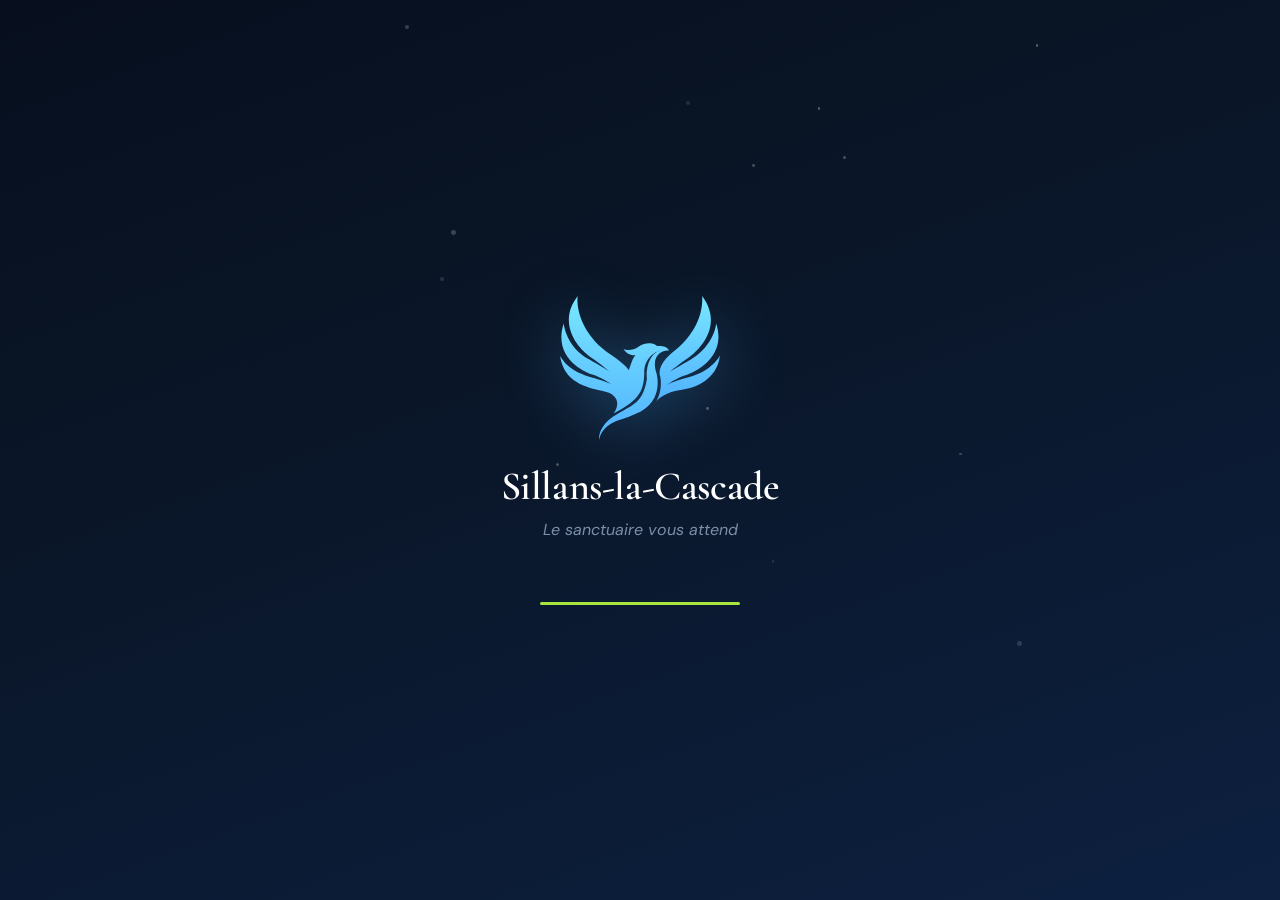
<file: index.html>
<!DOCTYPE html>
<html lang="fr">
<head>
  <meta charset="UTF-8" />
  <meta name="viewport" content="width=device-width, initial-scale=1, maximum-scale=1" />
  <meta name="theme-color" content="#0A1628" />
  <link rel="manifest" href="manifest.json" />
  <link rel="icon" type="image/svg+xml" href="assets/icons/logo-sillans.svg" />
  <link rel="apple-touch-icon" href="assets/icons/logo-sillans.svg" />
  <meta name="apple-mobile-web-app-capable" content="yes" />
  <meta name="mobile-web-app-capable" content="yes" />
  <meta name="apple-mobile-web-app-status-bar-style" content="black-translucent" />
  <meta name="apple-mobile-web-app-title" content="Sillans" />
  <title>Sillans-la-Cascade — Le sanctuaire vous attend</title>
  <link rel="stylesheet" href="css/base.css" />
  <link rel="stylesheet" href="css/components.css" />
  <link rel="stylesheet" href="css/animations.css" />
  <script src="js/pwa.js" defer></script>
</head>
<body class="no-nav">
  <div id="particles" style="position:fixed; inset:0; pointer-events:none; z-index:0;"></div>

  <div style="min-height:100vh; display:flex; flex-direction:column; align-items:center; justify-content:center; padding:40px 20px; position:relative; z-index:1;">
    <div id="splash-logo" style="opacity:0; transform: scale(0.8); transition: opacity 800ms var(--ease-out), transform 800ms var(--ease-out); margin-bottom: 24px; filter: drop-shadow(0 8px 32px rgba(77,184,255,0.35));">
      <img src="assets/icons/logo-sillans.svg" alt="Sillans-la-Cascade" width="160" height="144" />
    </div>

    <div id="splash-name" style="opacity:0; transform: translateY(10px); transition: opacity 800ms var(--ease-out) 300ms, transform 800ms var(--ease-out) 300ms; font-family: var(--font-display); font-weight: 600; font-size:40px; color: var(--color-text); letter-spacing: -0.01em; text-align:center; line-height:1.1;">
      Sillans-la-Cascade
    </div>

    <div id="splash-sub" style="opacity:0; transition: opacity 600ms var(--ease-out) 800ms; color: var(--color-text-muted); font-size:16px; margin-top:10px; font-style: italic;">
      Le sanctuaire vous attend
    </div>

    <div style="margin-top:60px; opacity:0; animation: fadeIn 600ms var(--ease-out) 1200ms forwards;">
      <div class="splash-progress">
        <div class="splash-progress-fill"></div>
      </div>
    </div>
  </div>

  <script>
    (function() {
      const particles = document.getElementById('particles');
      for (let i = 0; i < 14; i++) {
        const p = document.createElement('div');
        const size = 2 + Math.random() * 3;
        p.style.cssText = `position:absolute; width:${size}px; height:${size}px; background:rgba(255,255,255,${0.1 + Math.random() * 0.2}); border-radius:50%; top:${Math.random()*100}%; left:${Math.random()*100}%; animation: drift ${8 + Math.random() * 6}s ease-in-out ${Math.random() * 4}s infinite;`;
        particles.appendChild(p);
      }
      requestAnimationFrame(() => {
        const logo = document.getElementById('splash-logo');
        const name = document.getElementById('splash-name');
        const sub = document.getElementById('splash-sub');
        logo.style.opacity = '1';
        logo.style.transform = 'scale(1)';
        name.style.opacity = '1';
        name.style.transform = 'translateY(0)';
        sub.style.opacity = '1';
      });
      setTimeout(() => {
        const visited = localStorage.getItem('coracia_visited');
        document.body.style.transition = 'opacity 300ms ease';
        document.body.style.opacity = '0';
        setTimeout(() => {
          window.location.href = visited ? 'accueil.html' : 'onboarding.html';
        }, 300);
      }, 2400);
    })();
  </script>
</body>
</html>
</file>
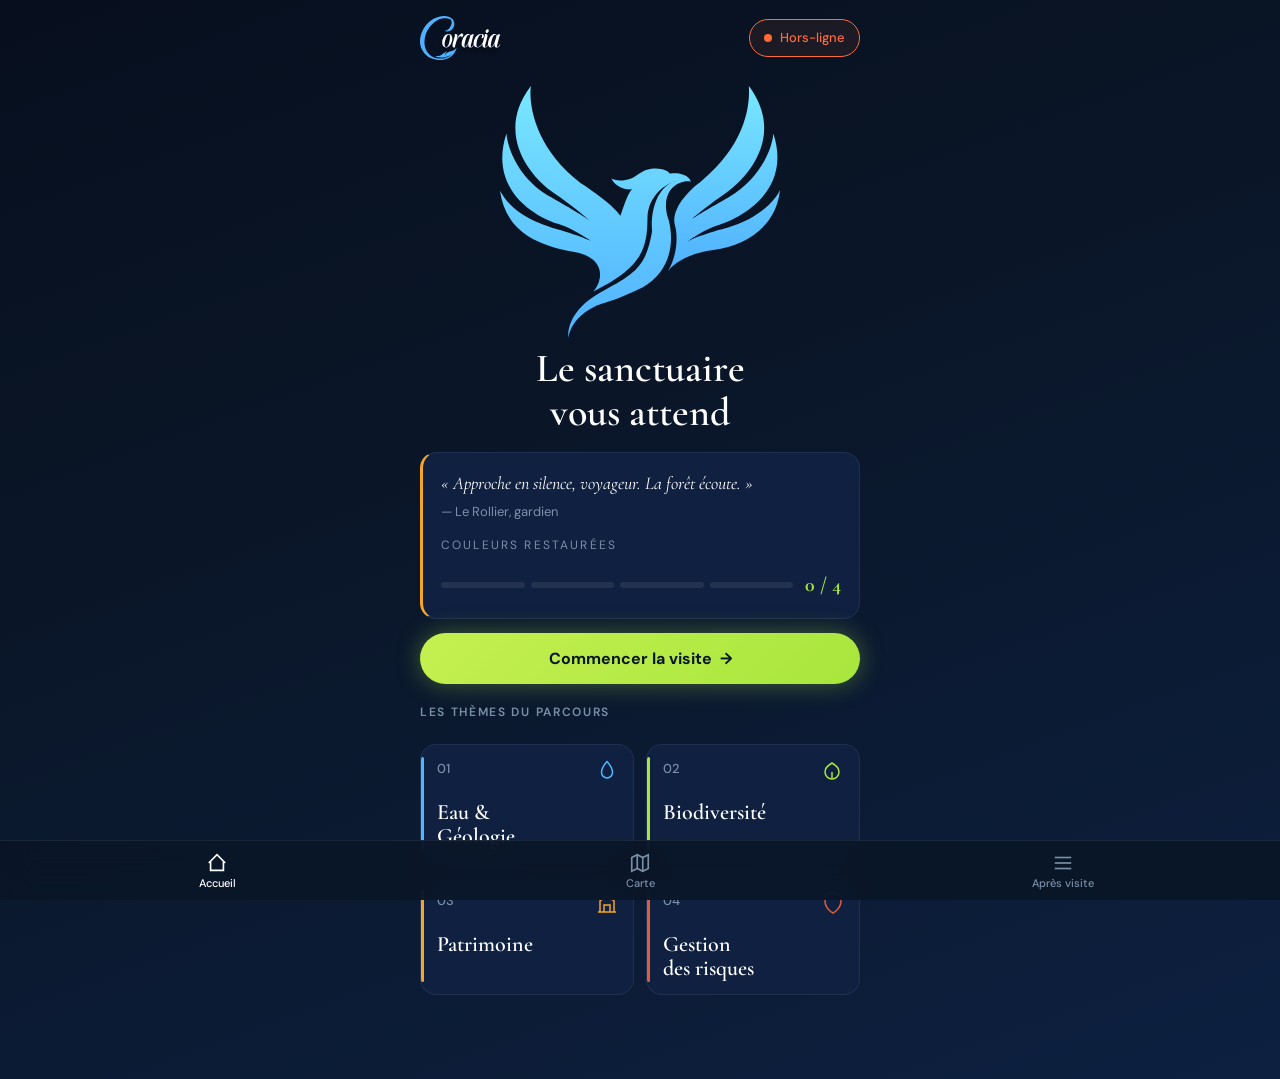
<file: accueil.html>
<!DOCTYPE html>
<html lang="fr">
<head>
  <meta charset="UTF-8" />
  <meta name="viewport" content="width=device-width, initial-scale=1, maximum-scale=1" />
  <meta name="theme-color" content="#0A1628" />
  <link rel="manifest" href="manifest.json" />
  <link rel="icon" type="image/svg+xml" href="assets/icons/logo-sillans.svg" />
  <link rel="apple-touch-icon" href="assets/icons/logo-sillans.svg" />
  <meta name="apple-mobile-web-app-capable" content="yes" />
  <meta name="mobile-web-app-capable" content="yes" />
  <meta name="apple-mobile-web-app-status-bar-style" content="black-translucent" />
  <meta name="apple-mobile-web-app-title" content="Sillans" />
  <title>Sillans-la-Cascade — Accueil</title>
  <link rel="stylesheet" href="css/base.css" />
  <link rel="stylesheet" href="css/components.css" />
  <link rel="stylesheet" href="css/animations.css" />
  <script src="js/pwa.js" defer></script>
</head>
<body>
  <div class="page-header">
    <a href="accueil.html">
      <img src="assets/icons/logo-sillans-ecrit.svg" alt="Sillans-la-Cascade" height="44" />
    </a>
    <div class="badge-offline" id="badge-offline" role="button" tabindex="0" data-tooltip="Clique pour sécuriser ta visite">Hors-ligne</div>
  </div>

  <div class="container" style="padding-top: 0;">

    <div style="display:flex; justify-content:center; margin: 12px 0 8px;">
      <img src="assets/icons/logo-sillans.svg" id="hero-logo" alt="" class="anim-levitate" style="width: clamp(160px, 52vw, 280px);" />
    </div>

    <h1 style="text-align:center; font-size: clamp(28px, 9vw, 40px); line-height:1.1; margin-bottom: 18px;">
      Le sanctuaire<br/>vous attend
    </h1>

    <div class="card anim-slide-up" style="border-left: 3px solid var(--color-accent-orange);">
      <p class="italic" style="font-size: clamp(15px, 4.5vw, 18px); line-height:1.4;">« Approche en silence, voyageur. La forêt écoute. »</p>
      <div class="muted" style="font-size:13px; margin-top:6px;">— Le Rollier, gardien</div>

      <div style="margin-top: 14px;">
        <div class="tracked">Couleurs restaurées</div>
        <div class="couleurs-restaurees">
          <div class="couleurs-segments" id="couleurs-segments">
            <div class="couleur-segment"></div>
            <div class="couleur-segment"></div>
            <div class="couleur-segment"></div>
            <div class="couleur-segment"></div>
          </div>
          <div class="couleurs-score" id="couleurs-score">0 / 4</div>
        </div>
      </div>
    </div>

    <button class="btn-primary anim-slide-up delay-100" data-nav="parcours.html" style="margin-top: 14px; opacity:0;">
      Commencer la visite <span aria-hidden="true">→</span>
    </button>

    <h3 style="margin-top: 22px; margin-bottom: 4px; font-family: var(--font-body); font-size:12px; font-weight:600; letter-spacing:0.14em; text-transform:uppercase; color: var(--color-text-muted);">Les thèmes du parcours</h3>

    <div class="themes-grid">
      <div class="theme-card anim-slide-up delay-200" style="--theme-color: #4DB8FF; opacity:0;">
        <div class="theme-card-number">01</div>
        <div class="theme-card-icon">
          <svg viewBox="0 0 24 24" fill="none" stroke="#4DB8FF" stroke-width="1.5"><path d="M12 2.5s5.5 6 5.5 11A5.5 5.5 0 0 1 12 19a5.5 5.5 0 0 1-5.5-5.5C6.5 8.5 12 2.5 12 2.5z"/></svg>
        </div>
        <div class="theme-card-title">Eau &amp;<br/>Géologie</div>
      </div>

      <div class="theme-card anim-slide-up delay-300" style="--theme-color: #A8E63D; opacity:0;">
        <div class="theme-card-number">02</div>
        <div class="theme-card-icon">
          <svg viewBox="0 0 24 24" fill="none" stroke="#A8E63D" stroke-width="1.5"><path d="M11 20A7 7 0 0 1 4 13C4 8 11 4 11 4s7 4 7 9a7 7 0 0 1-7 7z"/><path d="M11 13v7"/></svg>
        </div>
        <div class="theme-card-title">Biodiversité</div>
      </div>

      <div class="theme-card anim-slide-up delay-400" style="--theme-color: #F5A623; opacity:0;">
        <div class="theme-card-number">03</div>
        <div class="theme-card-icon">
          <svg viewBox="0 0 24 24" fill="none" stroke="#F5A623" stroke-width="1.5"><path d="M3 21h18"/><path d="M5 21V10l7-5 7 5v11"/><path d="M9 21V14h6v7"/></svg>
        </div>
        <div class="theme-card-title">Patrimoine</div>
      </div>

      <div class="theme-card anim-slide-up delay-500" style="--theme-color: #E05C3A; opacity:0;">
        <div class="theme-card-number">04</div>
        <div class="theme-card-icon">
          <svg viewBox="0 0 24 24" fill="none" stroke="#E05C3A" stroke-width="1.5"><path d="M12 22s8-4 8-12V4l-8-2-8 2v6c0 8 8 12 8 12z"/></svg>
        </div>
        <div class="theme-card-title">Gestion<br/>des risques</div>
      </div>
    </div>

  </div>

  <nav class="nav-bar">
    <a class="nav-item active" href="accueil.html">
      <svg viewBox="0 0 24 24" fill="none" stroke="currentColor" stroke-width="1.8"><path d="M3 12l9-9 9 9"/><path d="M5 10v10h14V10"/></svg>
      Accueil
    </a>
    <a class="nav-item" data-nav="carte.html">
      <svg viewBox="0 0 24 24" fill="none" stroke="currentColor" stroke-width="1.8"><polygon points="3 6 9 3 15 6 21 3 21 18 15 21 9 18 3 21"/><line x1="9" y1="3" x2="9" y2="18"/><line x1="15" y1="6" x2="15" y2="21"/></svg>
      Carte
    </a>
    <a class="nav-item" data-nav="apres-visite.html">
      <svg viewBox="0 0 24 24" fill="none" stroke="currentColor" stroke-width="1.8"><line x1="3" y1="6" x2="21" y2="6"/><line x1="3" y1="12" x2="21" y2="12"/><line x1="3" y1="18" x2="21" y2="18"/></svg>
      Après visite
    </a>
  </nav>

  <div class="pwa-popup-overlay" id="pwa-popup-overlay">
    <div class="pwa-popup">

      <!-- Vue principale -->
      <div id="pwa-popup-main">
        <img src="assets/icons/logo-sillans.svg" alt="" class="pwa-popup-icon anim-levitate" />
        <p class="pwa-popup-title">Prépare ton aventure, voyageur — emporte le sanctuaire avec toi.</p>
        <p class="pwa-popup-subtitle">Accède au site même sans connexion, au cœur de la forêt.</p>
        <button class="pwa-popup-btn" id="pwa-popup-btn">Télécharger l'application</button>
        <div class="pwa-popup-progress-wrap" id="pwa-popup-progress-wrap" style="display:none;">
          <div class="pwa-popup-progress-track">
            <div class="pwa-popup-progress-bar" id="pwa-popup-progress-bar"></div>
          </div>
          <p class="pwa-popup-progress-label">Installation en cours...</p>
        </div>
        <p class="pwa-popup-success" id="pwa-popup-success" style="display:none;">Le sanctuaire est prêt. Bonne balade, voyageur.</p>
        <p class="pwa-popup-countdown" id="pwa-popup-countdown" style="display:none;"></p>
        <button class="pwa-popup-refuse-btn" id="pwa-popup-refuse-btn">Non merci, je préfère rester sans accès hors-ligne</button>
      </div>

      <!-- Panneau de confirmation -->
      <div id="pwa-popup-confirm" style="display:none;">
        <p class="pwa-popup-confirm-text">Le sanctuaire ne sera pas dans ta poche, voyageur.<br/>Tu es certain de vouloir continuer sans installation ?</p>
        <div class="pwa-popup-confirm-btns">
          <button id="pwa-popup-confirm-no" class="pwa-popup-confirm-no">Oui, je continue sans</button>
          <button id="pwa-popup-confirm-yes" class="pwa-popup-confirm-yes">Non, je télécharge</button>
        </div>
      </div>

    </div>
  </div>

  <script src="data/content.js"></script>
  <script src="js/state.js"></script>
  <script src="js/navigation.js"></script>
  <script src="js/ambiance.js"></script>
  <script>
    document.addEventListener('DOMContentLoaded', () => {
      const badge        = document.getElementById('badge-offline');
      const overlay      = document.getElementById('pwa-popup-overlay');
      const popupMain    = document.getElementById('pwa-popup-main');
      const popupConfirm = document.getElementById('pwa-popup-confirm');
      const popupBtn     = document.getElementById('pwa-popup-btn');
      const refuseBtn    = document.getElementById('pwa-popup-refuse-btn');
      const progressWrap = document.getElementById('pwa-popup-progress-wrap');
      const bar          = document.getElementById('pwa-popup-progress-bar');
      const successEl    = document.getElementById('pwa-popup-success');
      const countdownEl  = document.getElementById('pwa-popup-countdown');

      // — Auto-ouverture si on vient d'une autre page
      if (localStorage.getItem('coracia_open_popup') === '1') {
        localStorage.removeItem('coracia_open_popup');
        setTimeout(openPopup, 200);
      }

      // — Réinitialisation + ouverture du pop-up
      function openPopup() {
        if (STATE.isInstalled()) return;
        popupMain.style.display    = '';
        popupConfirm.style.display = 'none';
        popupBtn.style.display     = '';
        refuseBtn.style.display    = '';
        progressWrap.style.display = 'none';
        bar.style.transition       = 'none';
        bar.style.width            = '0%';
        successEl.style.display    = 'none';
        countdownEl.style.display  = 'none';
        overlay.classList.add('open');
      }

      // — Fermeture (fade-out) avec clé localStorage + redirection optionnelle
      function closePopup(redirect) {
        STATE.markPopupSeen();
        overlay.classList.remove('open');
        if (redirect) setTimeout(() => { window.location.href = 'parcours.html'; }, 350);
      }

      // — Bouton "Commencer la visite"
      const visitBtn = document.querySelector('.btn-primary[data-nav="parcours.html"]');
      if (visitBtn) {
        visitBtn.removeAttribute('data-nav');
        visitBtn.addEventListener('click', () => {
          if (STATE.wasPopupSeen() || STATE.isInstalled()) {
            window.location.href = 'parcours.html';
          } else {
            openPopup();
          }
        });
      }

      // — Badge → déclenche le même pop-up
      badge.addEventListener('click', openPopup);

      // — Bouton "Télécharger l'application"
      popupBtn.addEventListener('click', async function() {
        const btn = this;
        btn.style.display          = 'none';
        refuseBtn.style.display    = 'none';
        progressWrap.style.display = 'block';
        requestAnimationFrame(() => requestAnimationFrame(() => {
          bar.style.transition = 'width 3s linear';
          bar.style.width = '100%';
        }));

        if (window.deferredInstallPrompt) {
          const prompt = window.deferredInstallPrompt;
          window.deferredInstallPrompt = null;
          prompt.prompt();
          const { outcome } = await prompt.userChoice;
          if (outcome === 'dismissed') {
            bar.style.transition       = 'none';
            bar.style.width            = '0%';
            progressWrap.style.display = 'none';
            btn.style.display          = '';
            refuseBtn.style.display    = '';
            return;
          }
        }

        setTimeout(() => {
          progressWrap.style.display = 'none';
          successEl.style.display    = 'block';
          countdownEl.style.display  = 'block';
          STATE.markInstalled();
          STATE.applyInstalledState();
          let secs = 5;
          countdownEl.textContent = `Ce message se fermera dans ${secs} secondes...`;
          const timer = setInterval(() => {
            secs--;
            countdownEl.textContent = `Ce message se fermera dans ${secs} secondes...`;
            if (secs <= 0) {
              clearInterval(timer);
              closePopup(true);
            }
          }, 1000);
        }, 3200);
      });

      // — Bouton de refus → panneau de confirmation
      refuseBtn.addEventListener('click', () => {
        popupMain.style.display    = 'none';
        popupConfirm.style.display = 'flex';
      });

      // — Confirmation "Oui, je continue sans" → ferme + redirige
      document.getElementById('pwa-popup-confirm-no').addEventListener('click', () => {
        closePopup(true);
      });

      // — Confirmation "Non, je télécharge" → retour vue principale
      document.getElementById('pwa-popup-confirm-yes').addEventListener('click', () => {
        popupConfirm.style.display = 'none';
        popupMain.style.display    = '';
      });

      // — Nav-bar : effet au clic (scale + couleur #91FF05 pendant 300 ms)
      document.querySelectorAll('.nav-item').forEach(item => {
        item.addEventListener('click', function() {
          this.classList.add('nav-clicked');
          setTimeout(() => this.classList.remove('nav-clicked'), 300);
        });
      });

      // — Couleurs restaurées (ordre fixe)
      const count = Math.max(0, parseInt(localStorage.getItem('coracia_couleurs') || '0'));
      const ORDER = window.CORACIA_COLORS_ORDER;
      document.querySelectorAll('#couleurs-segments .couleur-segment').forEach((seg, i) => {
        if (i < count) {
          seg.style.background = ORDER[i].hex;
          seg.style.boxShadow = `0 0 8px ${ORDER[i].hex}80`;
        }
      });
      document.getElementById('couleurs-score').textContent = `${Math.min(count, 4)} / 4`;

      // — Logo Coracia dynamique selon progression
      const completedCapsules = STATE.getCompletedCapsules();
      if (completedCapsules.length > 0) {
        const couleurs = parseInt(localStorage.getItem('coracia_couleurs') || '0');
        const heroLogo = document.getElementById('hero-logo');
        if (heroLogo) heroLogo.src = STATE.getCoraciaLogo(couleurs);
      }
    });
  </script>
</body>
</html>
</file>
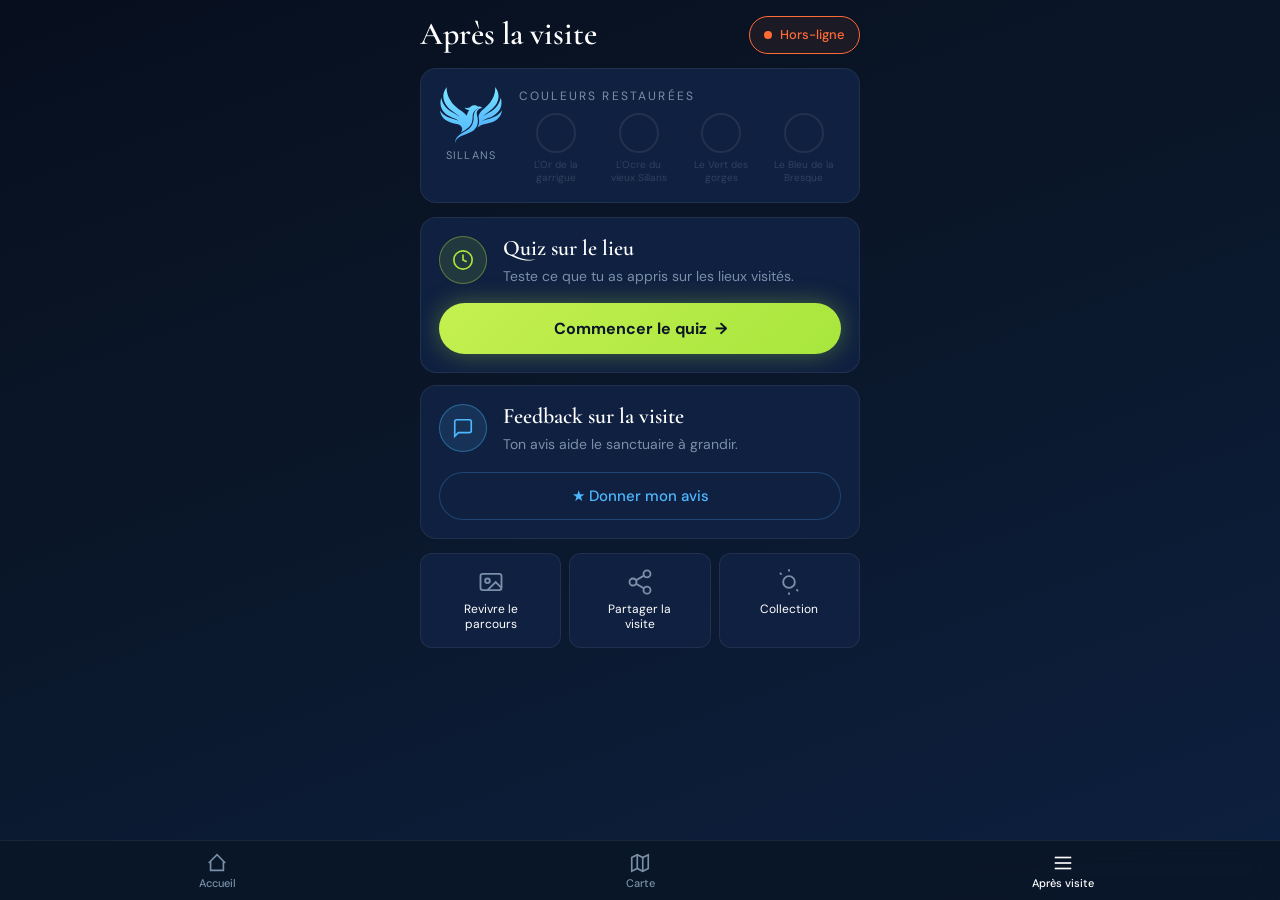
<file: apres-visite.html>
<!DOCTYPE html>
<html lang="fr">
<head>
  <meta charset="UTF-8" />
  <meta name="viewport" content="width=device-width, initial-scale=1, maximum-scale=1" />
  <meta name="theme-color" content="#0A1628" />
  <link rel="manifest" href="manifest.json" />
  <link rel="icon" type="image/svg+xml" href="assets/icons/logo-sillans.svg" />
  <link rel="apple-touch-icon" href="assets/icons/logo-sillans.svg" />
  <meta name="apple-mobile-web-app-capable" content="yes" />
  <meta name="mobile-web-app-capable" content="yes" />
  <meta name="apple-mobile-web-app-status-bar-style" content="black-translucent" />
  <meta name="apple-mobile-web-app-title" content="Sillans" />
  <title>Sillans-la-Cascade — Après visite</title>
  <link rel="stylesheet" href="css/base.css" />
  <link rel="stylesheet" href="css/components.css" />
  <link rel="stylesheet" href="css/animations.css" />
  <style>
    .action-grid {
      display:grid;
      grid-template-columns: repeat(3, 1fr);
      gap: 8px;
      margin-top: 14px;
    }
    .action-card {
      background: var(--color-surface);
      border: 1px solid var(--color-border);
      border-radius: var(--radius-md);
      padding: 14px 6px;
      display: flex;
      flex-direction: column;
      align-items: center;
      gap: 6px;
      text-align: center;
      transition: background 150ms var(--ease-out);
      cursor: pointer;
      width: 100%;
    }
    .action-card:active { background: var(--color-surface-2); }
    .action-card-icon { width: 28px; height: 28px; color: var(--color-text-muted); }
    .action-card-label { font-size: 12px; color: var(--color-text); line-height: 1.3; }
    .stars { display:flex; gap:8px; justify-content:center; margin: 20px 0; }
    .star { width:40px; height:40px; cursor:pointer; color: var(--color-text-muted); transition: color 150ms ease, transform 150ms ease; }
    .star.active { color: var(--color-accent-orange); transform: scale(1.1); }
    .star svg { width: 100%; height: 100%; }
  </style>
  <script src="js/pwa.js" defer></script>
</head>
<body>
  <div class="page-header">
    <h1>Après la visite</h1>
    <div class="badge-offline" id="badge-offline">Hors-ligne</div>
  </div>

  <div class="container" style="padding-top: 0;">

    <div class="card anim-slide-up" style="padding: 18px;">
      <div style="display:flex; align-items:flex-start; gap:16px;">
        <div style="text-align:center;">
          <img src="assets/icons/logo-sillans.svg" id="apres-logo" alt="Sillans-la-Cascade" width="64" height="56" />
          <div style="font-size:11px; color: var(--color-text-muted); text-transform:uppercase; letter-spacing:0.1em; margin-top:4px;">Sillans</div>
        </div>
        <div style="flex:1;">
          <div class="tracked" style="margin-bottom:8px;">Couleurs restaurées</div>
          <div id="couleurs-display" style="display:flex; gap:8px; margin-top:4px;"></div>
        </div>
      </div>
    </div>

    <div class="card anim-slide-up delay-100" style="margin-top: 14px; opacity:0;">
      <div style="display:flex; align-items:flex-start; gap:16px;">
        <div style="width:48px; height:48px; border-radius:50%; background: rgba(168, 230, 61, 0.12); border: 1.5px solid rgba(168, 230, 61, 0.4); display:flex; align-items:center; justify-content:center; flex-shrink:0;">
          <svg viewBox="0 0 24 24" width="22" height="22" fill="none" stroke="#A8E63D" stroke-width="1.8"><circle cx="12" cy="12" r="10"/><polyline points="12 6 12 12 16 14"/></svg>
        </div>
        <div style="flex:1;">
          <h3 style="margin-bottom:4px;">Quiz sur le lieu</h3>
          <p class="muted" style="font-size:14px;">Teste ce que tu as appris sur les lieux visités.</p>
        </div>
      </div>
      <button class="btn-primary" style="margin-top:16px;" data-nav="quiz.html">
        Commencer le quiz <span aria-hidden="true">→</span>
      </button>
    </div>

    <div class="card anim-slide-up delay-200" style="margin-top: 12px; opacity:0;">
      <div style="display:flex; align-items:flex-start; gap:16px;">
        <div style="width:48px; height:48px; border-radius:50%; background: rgba(77, 184, 255, 0.12); border: 1.5px solid rgba(77, 184, 255, 0.4); display:flex; align-items:center; justify-content:center; flex-shrink:0;">
          <svg viewBox="0 0 24 24" width="22" height="22" fill="none" stroke="#4DB8FF" stroke-width="1.8"><path d="M21 15a2 2 0 0 1-2 2H7l-4 4V5a2 2 0 0 1 2-2h14a2 2 0 0 1 2 2z"/></svg>
        </div>
        <div style="flex:1;">
          <h3 style="margin-bottom:4px;">Feedback sur la visite</h3>
          <p class="muted" style="font-size:14px;">Ton avis aide le sanctuaire à grandir.</p>
        </div>
      </div>
      <button class="btn-secondary" style="margin-top:16px;" onclick="openFeedback()">
        ★ Donner mon avis
      </button>
    </div>

    <div class="action-grid">
      <button class="action-card anim-slide-up delay-300" style="opacity:0;" onclick="revivreParcours()">
        <svg class="action-card-icon" viewBox="0 0 24 24" fill="none" stroke="currentColor" stroke-width="1.6"><rect x="3" y="5" width="18" height="14" rx="2"/><circle cx="9" cy="11" r="2"/><path d="M21 17l-5-5-7 7"/></svg>
        <div class="action-card-label">Revivre le<br/>parcours</div>
      </button>
      <button class="action-card anim-slide-up delay-400" style="opacity:0;" onclick="partagerVisite()">
        <svg class="action-card-icon" viewBox="0 0 24 24" fill="none" stroke="currentColor" stroke-width="1.6"><circle cx="18" cy="5" r="3"/><circle cx="6" cy="12" r="3"/><circle cx="18" cy="19" r="3"/><line x1="8.59" y1="13.51" x2="15.42" y2="17.49"/><line x1="15.41" y1="6.51" x2="8.59" y2="10.49"/></svg>
        <div class="action-card-label">Partager la<br/>visite</div>
      </button>
      <button class="action-card anim-slide-up delay-500" style="opacity:0;" onclick="openCollection()">
        <svg class="action-card-icon" viewBox="0 0 24 24" fill="none" stroke="currentColor" stroke-width="1.6"><circle cx="12" cy="12" r="5"/><line x1="12" y1="1" x2="12" y2="3"/><line x1="12" y1="21" x2="12" y2="23"/><line x1="4.22" y1="4.22" x2="5.64" y2="5.64"/><line x1="18.36" y1="18.36" x2="19.78" y2="19.78"/></svg>
        <div class="action-card-label">Collection</div>
      </button>
    </div>

  </div>

  <nav class="nav-bar">
    <a class="nav-item" data-nav="accueil.html">
      <svg viewBox="0 0 24 24" fill="none" stroke="currentColor" stroke-width="1.8"><path d="M3 12l9-9 9 9"/><path d="M5 10v10h14V10"/></svg>
      Accueil
    </a>
    <a class="nav-item" data-nav="carte.html">
      <svg viewBox="0 0 24 24" fill="none" stroke="currentColor" stroke-width="1.8"><polygon points="3 6 9 3 15 6 21 3 21 18 15 21 9 18 3 21"/><line x1="9" y1="3" x2="9" y2="18"/><line x1="15" y1="6" x2="15" y2="21"/></svg>
      Carte
    </a>
    <a class="nav-item active" href="apres-visite.html">
      <svg viewBox="0 0 24 24" fill="none" stroke="currentColor" stroke-width="1.8"><line x1="3" y1="6" x2="21" y2="6"/><line x1="3" y1="12" x2="21" y2="12"/><line x1="3" y1="18" x2="21" y2="18"/></svg>
      Après visite
    </a>
  </nav>

  <script src="data/content.js"></script>
  <script src="js/state.js"></script>
  <script src="js/navigation.js"></script>
  <script src="js/ambiance.js"></script>
  <script>
    document.addEventListener('DOMContentLoaded', () => {
      const count = Math.max(0, parseInt(localStorage.getItem('coracia_couleurs') || '0'));
      const apresLogo = document.getElementById('apres-logo');
      if (apresLogo) apresLogo.src = STATE.getCoraciaLogo(count);
      const ORDER = window.CORACIA_COLORS_ORDER;
      const LABELS = window.COULEUR_LABELS;
      const display = document.getElementById('couleurs-display');
      if (display && ORDER) {
        display.innerHTML = ORDER.map((c, i) => {
          const unlocked = i < count;
          const nom = LABELS ? LABELS[c.key].nom : '';
          return `
            <div style="flex:1; display:flex; flex-direction:column; align-items:center; gap:5px;
                        ${unlocked ? '' : 'opacity:0.3;'}">
              <div style="width:40px; height:40px; border-radius:50%;
                          ${unlocked
                            ? `background:${c.hex}; box-shadow:0 0 14px ${c.hex}60;`
                            : 'border:2px solid rgba(255,255,255,0.25); background:transparent;'}">
              </div>
              <div style="font-size:10px; text-align:center; line-height:1.3; max-width:64px;
                          color:${unlocked ? c.hex : 'var(--color-text-muted)'};">
                ${nom}
              </div>
            </div>
          `;
        }).join('');
      }
    });

    function openFeedback() {
      let stars = 0;
      const modal = document.createElement('div');
      modal.className = 'modal-overlay';
      modal.innerHTML = `
        <div class="modal" style="position:relative;">
          <button class="modal-close" onclick="this.closest('.modal-overlay').remove()">✕</button>
          <h3 style="margin-bottom: 8px;">Ton avis sur la visite</h3>
          <p class="muted" style="font-size:13px;">Aide-nous à améliorer l'expérience.</p>
          <div class="stars" id="stars">
            ${[1,2,3,4,5].map(i => `<div class="star" data-i="${i}"><svg viewBox="0 0 24 24" fill="currentColor"><polygon points="12 2 15.09 8.26 22 9.27 17 14.14 18.18 21.02 12 17.77 5.82 21.02 7 14.14 2 9.27 8.91 8.26 12 2"/></svg></div>`).join('')}
          </div>
          <textarea placeholder="Ton commentaire (facultatif)…" style="width:100%; min-height:80px; padding:12px; background: var(--color-surface-2); border:1px solid var(--color-border); border-radius:8px; color: var(--color-text); font-family: inherit; font-size:14px; resize: vertical;"></textarea>
          <button class="btn-primary" style="margin-top:16px;" onclick="submitFeedback(this)">Envoyer</button>
        </div>
      `;
      document.body.appendChild(modal);
      requestAnimationFrame(() => modal.classList.add('open'));
      modal.querySelectorAll('.star').forEach(s => {
        s.addEventListener('click', () => {
          stars = parseInt(s.getAttribute('data-i'));
          modal.querySelectorAll('.star').forEach((el, i) => el.classList.toggle('active', i < stars));
        });
      });
    }

    function submitFeedback(btn) {
      const modal = btn.closest('.modal-overlay');
      modal.querySelector('.modal').innerHTML = `
        <div style="text-align:center; padding: 20px 12px;">
          <div style="font-size:48px; margin-bottom:12px;">✓</div>
          <h3>Merci, voyageur</h3>
          <p class="muted" style="font-size:14px; margin-top:8px;">Ton retour nourrit le sanctuaire.</p>
        </div>
      `;
      setTimeout(() => {
        modal.classList.remove('open');
        setTimeout(() => modal.remove(), 250);
      }, 1500);
    }

    function revivreParcours() {
      if (confirm('Revivre le parcours réinitialise ta progression. Continuer ?')) {
        ['coracia_state','coracia_visited','coracia_completed','coracia_couleurs',
         'coracia_benediction','coracia_current_capsule','coracia_quiz_capsule']
          .forEach(k => localStorage.removeItem(k));
        window.location.href = 'accueil.html';
      }
    }

    function partagerVisite() {
      const state = STATE.load();
      const text = `J'ai restauré ${state.couleurs_restaurees}/4 couleurs du sanctuaire Coracia !`;
      const url = window.location.origin + window.location.pathname.replace('apres-visite.html', '');
      if (navigator.share) {
        navigator.share({ title: 'Coracia — Le sanctuaire', text, url }).catch(() => {});
      } else {
        const ta = document.createElement('textarea');
        ta.value = `${text} ${url}`;
        document.body.appendChild(ta);
        ta.select();
        document.execCommand('copy');
        document.body.removeChild(ta);
        alert('Lien copié dans le presse-papiers !');
      }
    }

    function openCollection() {
      const state = STATE.load();
      const modal = document.createElement('div');
      modal.className = 'modal-overlay';
      modal.innerHTML = `
        <div class="modal" style="position:relative;">
          <button class="modal-close" onclick="this.closest('.modal-overlay').remove()">✕</button>
          <h3 style="margin-bottom: 12px;">Collection</h3>
          <p class="muted" style="font-size:13px; margin-bottom: 20px;">Les couleurs que tu as restaurées dans le sanctuaire.</p>
          ${Object.entries(COULEUR_LABELS).map(([key, info]) => {
            const colorMap = { blue: '#4DB8FF', green: '#A8E63D', orange: '#F5A623', red: '#E05C3A' };
            const unlocked = state.couleurs_unlocked[key];
            return `
              <div style="display:flex; align-items:center; gap:14px; padding:12px 0; border-bottom:1px solid var(--color-border); ${!unlocked ? 'opacity:0.4;' : ''}">
                <div style="width:40px; height:40px; border-radius:50%; background: ${unlocked ? colorMap[key] : '#2A3F5A'}; ${unlocked ? `box-shadow: 0 0 16px ${colorMap[key]}40;` : ''}"></div>
                <div style="flex:1;">
                  <div style="font-family: var(--font-display); font-weight:600; font-size:17px; color: ${unlocked ? colorMap[key] : 'var(--color-text-muted)'};">${info.nom}</div>
                  <div class="muted" style="font-size:12px;">${unlocked ? info.desc : 'Pas encore restaurée'}</div>
                </div>
              </div>
            `;
          }).join('')}
        </div>
      `;
      document.body.appendChild(modal);
      requestAnimationFrame(() => modal.classList.add('open'));
    }
  </script>
</body>
</html>
</file>
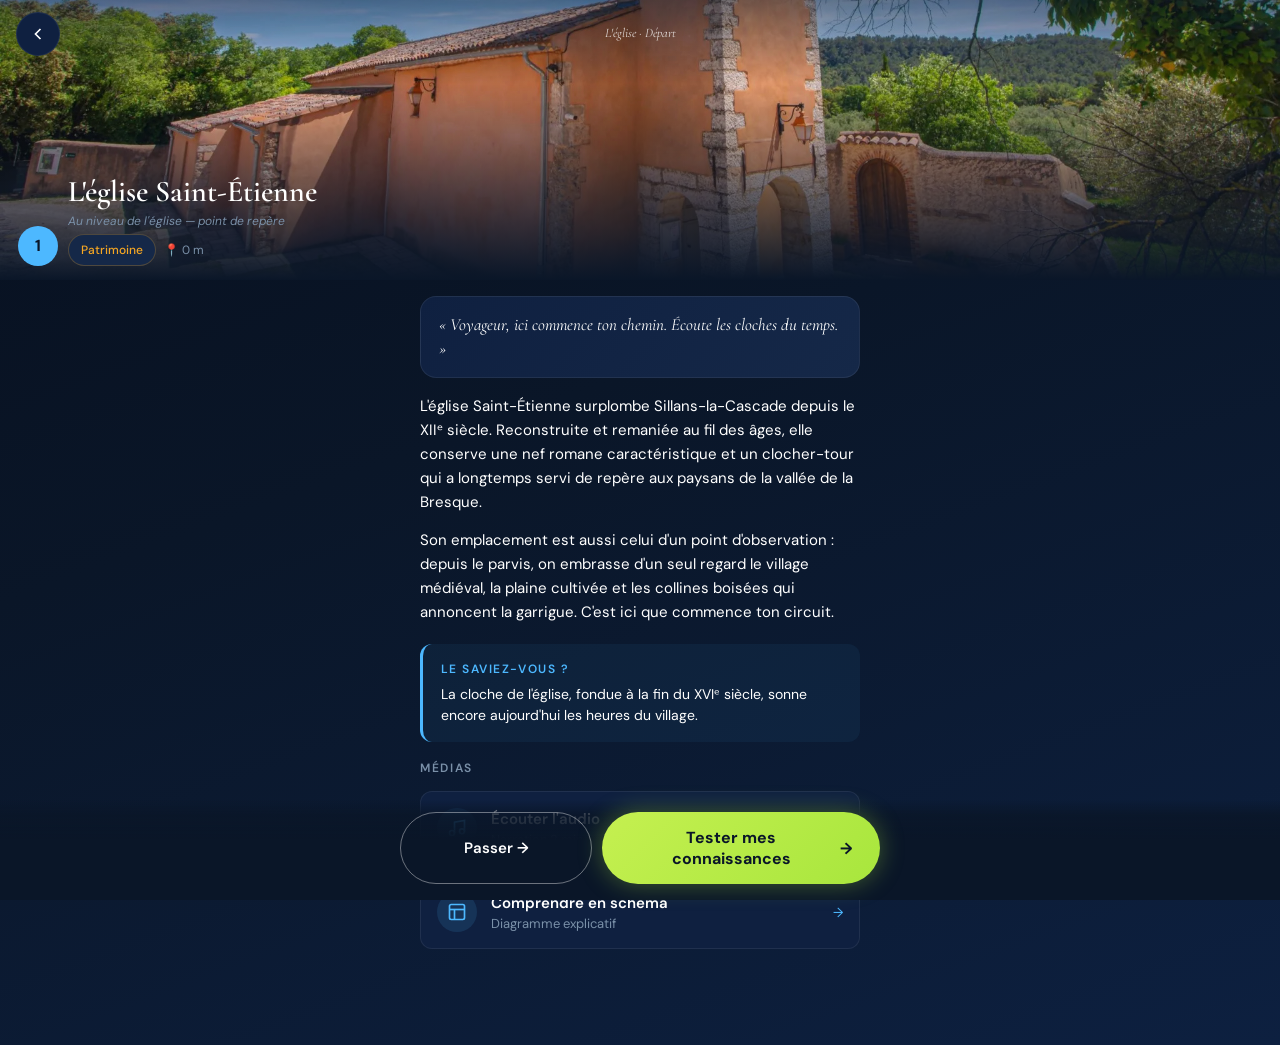
<file: capsule.html>
<!DOCTYPE html>
<html lang="fr">
<head>
  <meta charset="UTF-8" />
  <meta name="viewport" content="width=device-width, initial-scale=1, maximum-scale=1" />
  <meta name="theme-color" content="#0A1628" />
  <link rel="manifest" href="manifest.json" />
  <link rel="icon" type="image/svg+xml" href="assets/icons/logo-sillans.svg" />
  <link rel="apple-touch-icon" href="assets/icons/logo-sillans.svg" />
  <meta name="apple-mobile-web-app-capable" content="yes" />
  <meta name="mobile-web-app-capable" content="yes" />
  <meta name="apple-mobile-web-app-status-bar-style" content="black-translucent" />
  <meta name="apple-mobile-web-app-title" content="Sillans" />
  <title>Sillans-la-Cascade — Capsule</title>
  <link rel="stylesheet" href="css/base.css" />
  <link rel="stylesheet" href="css/components.css" />
  <link rel="stylesheet" href="css/animations.css" />
  <script src="js/pwa.js" defer></script>
</head>
<body class="no-nav">

  <div id="capsule-root"></div>

  <script src="data/content.js"></script>
  <script src="js/state.js"></script>
  <script src="js/navigation.js"></script>
  <script src="js/ambiance.js"></script>
  <script src="js/capsule.js"></script>
  <script>
    document.addEventListener('DOMContentLoaded', () => {
      initCapsule();
    });
  </script>
</body>
</html>
</file>
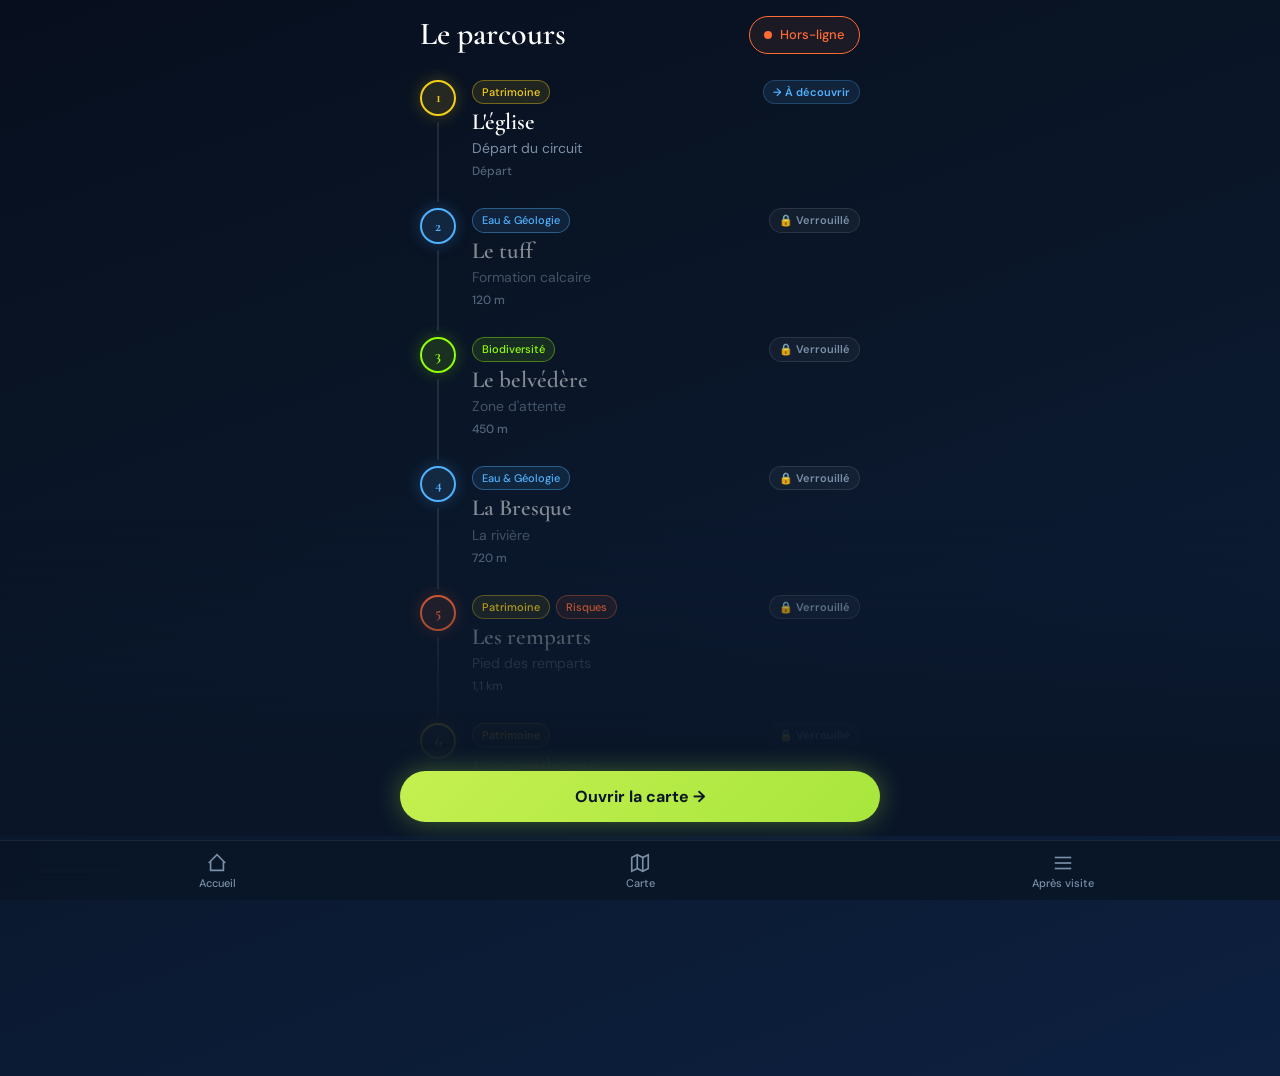
<file: parcours.html>
<!DOCTYPE html>
<html lang="fr">
<head>
  <meta charset="UTF-8" />
  <meta name="viewport" content="width=device-width, initial-scale=1, maximum-scale=1" />
  <meta name="theme-color" content="#0A1628" />
  <link rel="manifest" href="manifest.json" />
  <link rel="icon" type="image/svg+xml" href="assets/icons/logo-sillans.svg" />
  <link rel="apple-touch-icon" href="assets/icons/logo-sillans.svg" />
  <meta name="apple-mobile-web-app-capable" content="yes" />
  <meta name="mobile-web-app-capable" content="yes" />
  <meta name="apple-mobile-web-app-status-bar-style" content="black-translucent" />
  <meta name="apple-mobile-web-app-title" content="Sillans" />
  <title>Sillans-la-Cascade — Parcours</title>
  <link rel="stylesheet" href="css/base.css" />
  <link rel="stylesheet" href="css/components.css" />
  <link rel="stylesheet" href="css/animations.css" />
  <script src="js/pwa.js" defer></script>
</head>
<body>
  <div class="page-header">
    <h1>Le parcours</h1>
    <div class="badge-offline" id="badge-offline">Hors-ligne</div>
  </div>

  <div class="container" style="padding-top: 0; padding-bottom: 160px;">
    <ol class="parcours-list">

      <!-- 1 — L'église -->
      <li class="parcours-item">
        <div class="parcours-step-col">
          <div class="parcours-circle" style="--c: #F5CE18;">1</div>
          <div class="parcours-line"></div>
        </div>
        <div class="parcours-content">
          <div class="parcours-badges-row">
            <span class="parcours-theme-badge" style="--tc: #F5CE18;">Patrimoine</span>
            <span class="parcours-status visited">✓ Visité</span>
          </div>
          <div class="parcours-name">L'église</div>
          <div class="parcours-sub">Départ du circuit</div>
          <div class="parcours-dist">Départ</div>
        </div>
      </li>

      <!-- 2 — Le tuff -->
      <li class="parcours-item">
        <div class="parcours-step-col">
          <div class="parcours-circle" style="--c: #50B1FE;">2</div>
          <div class="parcours-line"></div>
        </div>
        <div class="parcours-content">
          <div class="parcours-badges-row">
            <span class="parcours-theme-badge" style="--tc: #50B1FE;">Eau &amp; Géologie</span>
            <span class="parcours-status nearby">📍 À proximité</span>
          </div>
          <div class="parcours-name">Le tuff</div>
          <div class="parcours-sub">Formation calcaire</div>
          <div class="parcours-dist">120 m</div>
        </div>
      </li>

      <!-- 3 — Le belvédère -->
      <li class="parcours-item locked">
        <div class="parcours-step-col">
          <div class="parcours-circle" style="--c: #91FF05;">3</div>
          <div class="parcours-line"></div>
        </div>
        <div class="parcours-content">
          <div class="parcours-badges-row">
            <span class="parcours-theme-badge" style="--tc: #91FF05;">Biodiversité</span>
            <span class="parcours-status locked-s">🔒 Verrouillé</span>
          </div>
          <div class="parcours-name">Le belvédère</div>
          <div class="parcours-sub">Zone d'attente</div>
          <div class="parcours-dist">450 m</div>
        </div>
      </li>

      <!-- 4 — La Bresque -->
      <li class="parcours-item locked">
        <div class="parcours-step-col">
          <div class="parcours-circle" style="--c: #50B1FE;">4</div>
          <div class="parcours-line"></div>
        </div>
        <div class="parcours-content">
          <div class="parcours-badges-row">
            <span class="parcours-theme-badge" style="--tc: #50B1FE;">Eau &amp; Géologie</span>
            <span class="parcours-status locked-s">🔒 Verrouillé</span>
          </div>
          <div class="parcours-name">La Bresque</div>
          <div class="parcours-sub">La rivière</div>
          <div class="parcours-dist">720 m</div>
        </div>
      </li>

      <!-- 5 — Les remparts -->
      <li class="parcours-item locked">
        <div class="parcours-step-col">
          <div class="parcours-circle" style="--c: #FF6B35;">5</div>
          <div class="parcours-line"></div>
        </div>
        <div class="parcours-content">
          <div class="parcours-badges-row">
            <span class="parcours-theme-badge" style="--tc: #F5CE18;">Patrimoine</span>
            <span class="parcours-theme-badge" style="--tc: #FF6B35;">Risques</span>
            <span class="parcours-status locked-s">🔒 Verrouillé</span>
          </div>
          <div class="parcours-name">Les remparts</div>
          <div class="parcours-sub">Pied des remparts</div>
          <div class="parcours-dist">1,1 km</div>
        </div>
      </li>

      <!-- 6 — La grande rue -->
      <li class="parcours-item locked">
        <div class="parcours-step-col">
          <div class="parcours-circle" style="--c: #F5CE18;">6</div>
        </div>
        <div class="parcours-content">
          <div class="parcours-badges-row">
            <span class="parcours-theme-badge" style="--tc: #F5CE18;">Patrimoine</span>
            <span class="parcours-status locked-s">🔒 Verrouillé</span>
          </div>
          <div class="parcours-name">La grande rue</div>
          <div class="parcours-sub">Arrivée</div>
          <div class="parcours-dist">1,6 km</div>
        </div>
      </li>

    </ol>
  </div>

  <div class="parcours-cta-fixed">
    <button class="btn-primary" data-nav="carte.html">
      Ouvrir la carte →
    </button>
  </div>

  <nav class="nav-bar">
    <a class="nav-item" data-nav="accueil.html">
      <svg viewBox="0 0 24 24" fill="none" stroke="currentColor" stroke-width="1.8"><path d="M3 12l9-9 9 9"/><path d="M5 10v10h14V10"/></svg>
      Accueil
    </a>
    <a class="nav-item" data-nav="carte.html">
      <svg viewBox="0 0 24 24" fill="none" stroke="currentColor" stroke-width="1.8"><polygon points="3 6 9 3 15 6 21 3 21 18 15 21 9 18 3 21"/><line x1="9" y1="3" x2="9" y2="18"/><line x1="15" y1="6" x2="15" y2="21"/></svg>
      Carte
    </a>
    <a class="nav-item" data-nav="apres-visite.html">
      <svg viewBox="0 0 24 24" fill="none" stroke="currentColor" stroke-width="1.8"><line x1="3" y1="6" x2="21" y2="6"/><line x1="3" y1="12" x2="21" y2="12"/><line x1="3" y1="18" x2="21" y2="18"/></svg>
      Après visite
    </a>
  </nav>

  <script src="data/content.js"></script>
  <script src="js/state.js"></script>
  <script src="js/navigation.js"></script>
  <script src="js/ambiance.js"></script>
  <script>
    document.addEventListener('DOMContentLoaded', () => {
      const completed = STATE.getCompletedCapsules();
      const skipped   = STATE.getSkippedCapsules();
      const items = document.querySelectorAll('.parcours-item');
      items.forEach((item, index) => {
        const capsuleId = index + 1;
        const statusEl = item.querySelector('.parcours-status');
        if (completed.includes(capsuleId)) {
          item.classList.remove('locked');
          statusEl.className = 'parcours-status visited';
          statusEl.textContent = '✓ Terminé';
          statusEl.style.cssText = 'color:#91FF05; border-color:#91FF0540;';
        } else if (skipped.includes(capsuleId)) {
          item.classList.remove('locked');
          statusEl.className = 'parcours-status nearby';
          statusEl.textContent = 'Exploré';
          statusEl.style.cssText = 'color:#50B1FE; border-color:#50B1FE40;';
        } else if (STATE.isCapsuleAccessible(capsuleId)) {
          item.classList.remove('locked');
          statusEl.className = 'parcours-status nearby';
          statusEl.textContent = '→ À découvrir';
          statusEl.style.cssText = 'color:#50B1FE; border-color:#50B1FE40;';
        } else {
          item.classList.add('locked');
          statusEl.className = 'parcours-status locked-s';
          statusEl.textContent = '🔒 Verrouillé';
          statusEl.style.cssText = '';
        }
      });

      document.querySelectorAll('.nav-item').forEach(item => {
        item.addEventListener('click', function() {
          this.classList.add('nav-clicked');
          setTimeout(() => this.classList.remove('nav-clicked'), 300);
        });
      });
    });
  </script>
</body>
</html>
</file>
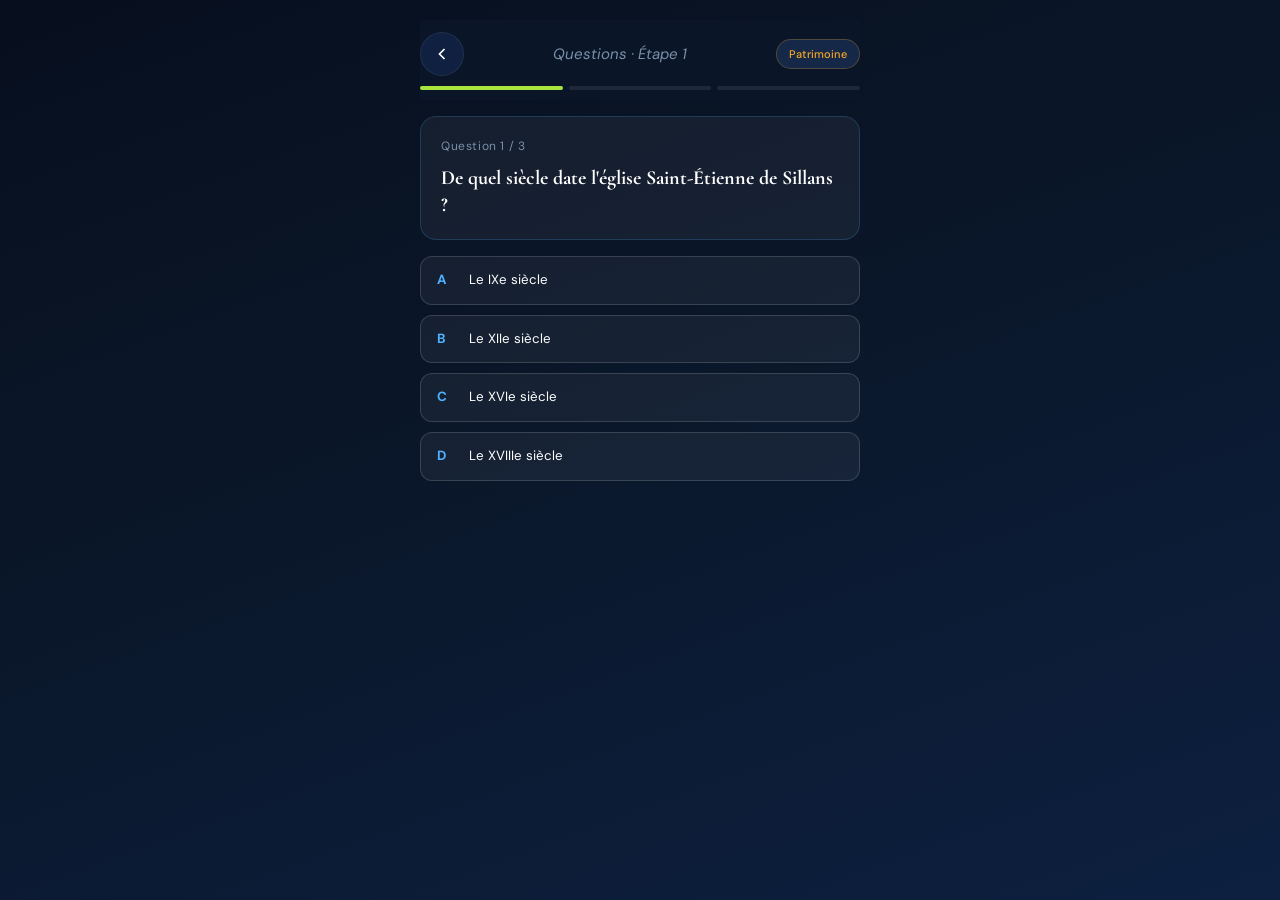
<file: quiz.html>
<!DOCTYPE html>
<html lang="fr">
<head>
  <meta charset="UTF-8" />
  <meta name="viewport" content="width=device-width, initial-scale=1, maximum-scale=1" />
  <meta name="theme-color" content="#0A1628" />
  <link rel="manifest" href="manifest.json" />
  <link rel="icon" type="image/svg+xml" href="assets/icons/logo-sillans.svg" />
  <link rel="apple-touch-icon" href="assets/icons/logo-sillans.svg" />
  <meta name="apple-mobile-web-app-capable" content="yes" />
  <meta name="mobile-web-app-capable" content="yes" />
  <meta name="apple-mobile-web-app-status-bar-style" content="black-translucent" />
  <meta name="apple-mobile-web-app-title" content="Sillans" />
  <title>Sillans-la-Cascade — Quiz</title>
  <link rel="stylesheet" href="css/base.css" />
  <link rel="stylesheet" href="css/components.css" />
  <link rel="stylesheet" href="css/animations.css" />
  <script src="js/pwa.js" defer></script>
</head>
<body class="no-nav">

  <div class="container" id="quiz-root" style="padding-bottom: calc(100px + var(--safe-bottom));"></div>

  <script src="data/content.js"></script>
  <script src="js/state.js"></script>
  <script src="js/navigation.js"></script>
  <script src="js/ambiance.js"></script>
  <script src="js/quiz.js"></script>
  <script>
    document.addEventListener('DOMContentLoaded', () => {
      initQuiz();
    });
  </script>
</body>
</html>
</file>
<file: css/base.css>
@import url('https://fonts.googleapis.com/css2?family=Cormorant+Garamond:ital,wght@0,400;0,600;0,700;1,400;1,600&family=DM+Sans:wght@400;500;600;700&display=swap');

:root {
  --color-bg: #0A1628;
  --color-surface: #0F2040;
  --color-surface-2: #152848;
  --color-accent-green: #A8E63D;
  --color-accent-blue: #4DB8FF;
  --color-accent-orange: #F5A623;
  --color-accent-red: #E05C3A;
  --color-accent-purple: #9B6BD8;
  --color-accent-cyan: #4DE6E6;
  --color-text: #FFFFFF;
  --color-text-muted: #7A90A8;
  --color-border: rgba(255, 255, 255, 0.07);
  --color-glow-blue: rgba(77, 184, 255, 0.3);
  --color-glow-green: rgba(168, 230, 61, 0.25);
  --color-glow-orange: rgba(245, 166, 35, 0.25);
  --color-glow-red: rgba(224, 92, 58, 0.25);

  --font-display: 'Cormorant Garamond', Georgia, serif;
  --font-body: 'DM Sans', -apple-system, BlinkMacSystemFont, sans-serif;

  --radius-sm: 8px;
  --radius-md: 12px;
  --radius-lg: 16px;
  --radius-xl: 24px;
  --radius-pill: 999px;

  --shadow-glow-green: 0 0 24px rgba(168, 230, 61, 0.35);
  --shadow-card: 0 8px 24px rgba(0, 0, 0, 0.4);

  --ease-out: cubic-bezier(0.4, 0, 0.2, 1);
  --ease-bounce: cubic-bezier(0.34, 1.56, 0.64, 1);

  --nav-height: 64px;
  --safe-bottom: env(safe-area-inset-bottom, 0px);
  --safe-top: env(safe-area-inset-top, 0px);
}

@supports (height: 100dvh) {
  :root { --vh-unit: 1dvh; }
}
@supports not (height: 100dvh) {
  :root { --vh-unit: 1vh; }
}

* {
  box-sizing: border-box;
  margin: 0;
  padding: 0;
}

html, body {
  width: 100%;
  min-height: 100vh;
  background: var(--color-bg);
  color: var(--color-text);
  font-family: var(--font-body);
  font-size: 16px;
  line-height: 1.5;
  -webkit-font-smoothing: antialiased;
  -moz-osx-font-smoothing: grayscale;
  overflow-x: hidden;
  scroll-behavior: auto;
}

/* Pages sans scroll vertical (carte, accueil) */
body.no-scroll {
  overflow: hidden;
}

body {
  max-width: 100vw;
  position: relative;
  padding-bottom: calc(var(--nav-height) + var(--safe-bottom));
  background: linear-gradient(160deg, #070F1E 0%, #0A1628 40%, #0D2040 100%);
}

body::before {
  content: '';
  position: fixed;
  top: -150px;
  left: -150px;
  width: 700px;
  height: 700px;
  z-index: -1;
  pointer-events: none;
  background: radial-gradient(circle, rgba(80,177,254,0.35) 0%, rgba(80,177,254,0.15) 40%, transparent 70%);
  filter: blur(80px);
  animation: orb-1 14s ease-in-out infinite alternate;
}

body::after {
  content: '';
  position: fixed;
  bottom: -100px;
  right: -100px;
  width: 550px;
  height: 550px;
  z-index: -1;
  pointer-events: none;
  background: radial-gradient(circle, rgba(20,80,180,0.30) 0%, rgba(80,177,254,0.12) 40%, transparent 70%);
  filter: blur(90px);
  animation: orb-2 18s ease-in-out infinite alternate;
}

body.no-nav {
  padding-bottom: var(--safe-bottom);
}

h1, h2, h3, h4 {
  font-family: var(--font-display);
  font-weight: 600;
  line-height: 1.15;
  color: var(--color-text);
}

h1 { font-size: clamp(28px, 7vw, 36px); }
h2 { font-size: clamp(22px, 6vw, 28px); }
h3 { font-size: clamp(18px, 5vw, 22px); }
h4 { font-size: 17px; }

p {
  color: var(--color-text);
  font-size: 15px;
  line-height: 1.6;
}

a {
  color: inherit;
  text-decoration: none;
}

button {
  font-family: var(--font-body);
  cursor: pointer;
  border: none;
  background: none;
  color: inherit;
}

img, svg {
  display: block;
  max-width: 100%;
}

ul, ol {
  list-style: none;
}

.container {
  width: 100%;
  max-width: 480px;
  margin: 0 auto;
  padding: 16px 18px;
}

@media (min-width: 380px) {
  .container { padding: 20px 20px; }
}

@media (max-height: 720px) {
  .container { padding-top: 12px; padding-bottom: 12px; }
}

.muted {
  color: var(--color-text-muted);
}

.tracked {
  letter-spacing: 0.18em;
  text-transform: uppercase;
  font-size: 12px;
  color: var(--color-text-muted);
}

.italic {
  font-style: italic;
  font-family: var(--font-display);
}

/* Page transitions */
body {
  opacity: 1;
  transition: opacity 200ms var(--ease-out);
}
body.page-exit {
  opacity: 0;
}
body.page-enter {
  opacity: 0;
}
body.page-loaded {
  opacity: 1;
  transition: opacity 300ms var(--ease-out);
}

/* Scrollbar */
::-webkit-scrollbar {
  width: 0;
  background: transparent;
}
</file>
<file: css/components.css>
/* ============ BUTTONS ============ */
.btn-primary {
  display: inline-flex;
  align-items: center;
  justify-content: center;
  gap: 8px;
  width: 100%;
  padding: 15px 28px;
  background: linear-gradient(135deg, #C5F050 0%, #A8E63D 100%);
  color: #0A1628;
  font-weight: 700;
  font-size: 16px;
  border-radius: var(--radius-pill);
  box-shadow: var(--shadow-glow-green);
  transition: transform 150ms var(--ease-out), box-shadow 150ms var(--ease-out);
}
@media (max-height: 700px) {
  .btn-primary { padding: 13px 24px; font-size: 15px; }
}
.btn-primary:active {
  transform: scale(0.97);
  box-shadow: 0 0 16px rgba(168, 230, 61, 0.25);
}

.btn-secondary {
  display: inline-flex;
  align-items: center;
  justify-content: center;
  gap: 8px;
  width: 100%;
  padding: 13px 22px;
  background: var(--color-surface);
  color: var(--color-accent-blue);
  font-weight: 500;
  font-size: 15px;
  border: 1px solid rgba(77, 184, 255, 0.25);
  border-radius: var(--radius-pill);
  transition: background 150ms var(--ease-out);
}
.btn-secondary:active {
  background: var(--color-surface-2);
}

.btn-ghost {
  display: inline-flex;
  align-items: center;
  justify-content: center;
  gap: 8px;
  padding: 12px 20px;
  color: var(--color-text-muted);
  font-weight: 500;
  font-size: 14px;
  transition: color 150ms var(--ease-out);
}
.btn-ghost:active {
  color: var(--color-text);
}

.btn-icon-round {
  width: 44px;
  height: 44px;
  border-radius: 50%;
  background: var(--color-surface);
  border: 1px solid var(--color-border);
  display: inline-flex;
  align-items: center;
  justify-content: center;
  color: var(--color-text);
}

/* ============ CTA fixed bottom (respects safe-area) ============ */
.cta-fixed-bottom {
  position: fixed;
  bottom: 0;
  left: 0;
  right: 0;
  padding: 12px 18px max(16px, env(safe-area-inset-bottom));
  background: linear-gradient(to top, var(--color-bg) 60%, rgba(10,22,40,0.85) 85%, transparent);
  z-index: 50;
  pointer-events: none;
}
.cta-fixed-bottom > * {
  max-width: 480px;
  margin: 0 auto;
  pointer-events: auto;
}

/* ============ MAP PANEL ============ */
.map-panel {
  position: fixed;
  bottom: 64px;
  left: 0;
  right: 0;
  z-index: 9999;
  background: rgba(10,22,40,0.97);
  backdrop-filter: blur(20px);
  -webkit-backdrop-filter: blur(20px);
  border-top: 1px solid rgba(80,177,254,0.3);
  border-radius: 20px 20px 0 0;
  transform: translateY(110%);
  transition: transform 0.3s ease;
}
.map-panel.open {
  transform: translateY(0);
}

/* ============ CARDS ============ */
.card {
  background: var(--color-surface);
  border: 1px solid var(--color-border);
  border-radius: var(--radius-lg);
  padding: 16px;
  position: relative;
  overflow: hidden;
}
@media (min-width: 380px) {
  .card { padding: 18px; }
}

.card-with-accent {
  border-left: 3px solid var(--accent, var(--color-accent-blue));
}

.card-citation {
  background: linear-gradient(135deg, var(--color-surface) 0%, var(--color-surface-2) 100%);
  border-radius: var(--radius-lg);
  padding: 16px 18px;
  display: flex;
  align-items: flex-start;
  gap: 12px;
  border: 1px solid var(--color-border);
}
.card-citation .citation-icon {
  width: 28px;
  height: 28px;
  border-radius: 50%;
  background: rgba(77, 184, 255, 0.15);
  flex-shrink: 0;
  display: flex;
  align-items: center;
  justify-content: center;
  margin-top: 2px;
}
.card-citation .citation-text {
  font-family: var(--font-display);
  font-style: italic;
  font-size: 17px;
  line-height: 1.4;
  color: var(--color-text);
}

/* ============ BADGES ============ */
.badge {
  display: inline-flex;
  align-items: center;
  gap: 6px;
  padding: 6px 12px;
  background: var(--color-surface-2);
  color: var(--color-accent-blue);
  font-size: 12px;
  font-weight: 500;
  border-radius: var(--radius-pill);
  border: 1px solid rgba(77, 184, 255, 0.2);
}

.badge-green {
  background: rgba(168, 230, 61, 0.12);
  color: var(--color-accent-green);
  border-color: rgba(168, 230, 61, 0.3);
}

.badge-number {
  width: 32px;
  height: 32px;
  border-radius: 50%;
  background: var(--color-accent-blue);
  color: var(--color-bg);
  font-weight: 700;
  font-size: 14px;
  display: inline-flex;
  align-items: center;
  justify-content: center;
}

.badge-number.lg {
  width: 40px;
  height: 40px;
  font-size: 16px;
}

@keyframes badge-alert {
  0%, 80%, 100% { transform: scale(1); }
  87% { transform: scale(1.05) rotate(1.5deg); }
  93% { transform: scale(1.05) rotate(-1.5deg); }
}
.badge-offline {
  display: inline-flex;
  align-items: center;
  gap: 8px;
  padding: 8px 14px;
  border: 1.5px solid #FF6B35;
  color: #FF6B35;
  font-size: 13px;
  font-weight: 500;
  border-radius: var(--radius-pill);
  background: rgba(255, 107, 53, 0.08);
  cursor: pointer;
  position: relative;
  animation: badge-alert 3.5s ease-in-out infinite;
  user-select: none;
}
.badge-offline::before {
  content: '';
  width: 8px;
  height: 8px;
  border-radius: 50%;
  background: #FF6B35;
  animation: pulse-dot 1.2s ease-in-out infinite;
  flex-shrink: 0;
}
.badge-offline::after {
  content: attr(data-tooltip);
  position: absolute;
  top: calc(100% + 8px);
  left: 50%;
  transform: translateX(-50%);
  background: rgba(10, 22, 40, 0.95);
  border: 1px solid rgba(255, 107, 53, 0.6);
  color: #FF6B35;
  font-size: 11px;
  font-weight: 400;
  padding: 6px 12px;
  border-radius: 8px;
  white-space: nowrap;
  opacity: 0;
  pointer-events: none;
  transition: opacity 200ms var(--ease-out);
  z-index: 200;
}
.badge-offline:hover::after {
  opacity: 1;
}
.badge-offline.installed {
  border-color: rgba(145, 255, 5, 0.4);
  color: #91FF05;
  background: rgba(145, 255, 5, 0.1);
  cursor: default;
  animation: none;
  pointer-events: none;
}
.badge-offline.installed::before {
  background: #91FF05;
  animation: none;
}
.badge-offline.installed::after {
  border-color: rgba(145, 255, 5, 0.4);
  color: #91FF05;
}

/* ============ NAV BAR ============ */
.nav-bar {
  position: fixed;
  bottom: 0;
  left: 0;
  right: 0;
  background: rgba(10, 22, 40, 0.92);
  backdrop-filter: blur(14px);
  -webkit-backdrop-filter: blur(14px);
  border-top: 1px solid var(--color-border);
  display: flex;
  justify-content: space-around;
  align-items: stretch;
  padding: 0 6px;
  padding-bottom: var(--safe-bottom);
  z-index: 1000;
  min-height: calc(60px + var(--safe-bottom));
}
.nav-item {
  flex: 1 1 0;
  min-width: 0;
  display: flex;
  flex-direction: column;
  align-items: center;
  justify-content: center;
  gap: 3px;
  padding: 8px 4px;
  color: var(--color-text-muted);
  transition: color 200ms var(--ease-out), transform 200ms var(--ease-out);
  font-size: 11px;
  font-weight: 500;
  text-align: center;
  white-space: nowrap;
  overflow: hidden;
  text-overflow: ellipsis;
  line-height: 1.1;
}
.nav-item.active {
  color: var(--color-text);
}
.nav-item svg {
  width: 22px;
  height: 22px;
  flex-shrink: 0;
}
.nav-item.nav-clicked {
  color: #91FF05;
  transform: scale(0.88);
  transition: color 0ms, transform 0ms;
}
.nav-item-label {
  display: block;
  width: 100%;
  overflow: hidden;
  text-overflow: ellipsis;
}

/* ============ HEADER ============ */
.page-header {
  display: flex;
  justify-content: space-between;
  align-items: center;
  padding: calc(12px + var(--safe-top)) 18px 12px;
  width: 100%;
  max-width: 480px;
  margin: 0 auto;
}
.page-header h1 {
  font-size: clamp(24px, 7vw, 32px);
  font-weight: 600;
}
@media (min-width: 380px) {
  .page-header { padding: calc(16px + var(--safe-top)) 20px 14px; }
}

/* ============ COULEURS RESTAUREES ============ */
.couleurs-restaurees {
  display: flex;
  align-items: center;
  gap: 12px;
  margin-top: 16px;
}
.couleurs-segments {
  display: flex;
  gap: 6px;
  flex: 1;
}
.couleur-segment {
  flex: 1;
  height: 6px;
  background: rgba(255, 255, 255, 0.08);
  border-radius: var(--radius-pill);
  transition: background 600ms var(--ease-out);
  position: relative;
  overflow: hidden;
}
.couleur-segment.filled-blue { background: var(--color-accent-blue); }
.couleur-segment.filled-green { background: var(--color-accent-green); }
.couleur-segment.filled-orange { background: var(--color-accent-orange); }
.couleur-segment.filled-red { background: var(--color-accent-red); }
.couleur-segment.filled-blue,
.couleur-segment.filled-green,
.couleur-segment.filled-orange,
.couleur-segment.filled-red {
  animation: pulse-soft 3s ease-in-out infinite;
}
.couleurs-score {
  font-family: var(--font-display);
  font-weight: 700;
  font-size: 20px;
  color: var(--color-accent-green);
}

/* ============ THEME CARDS GRID ============ */
.themes-grid {
  display: grid;
  grid-template-columns: 1fr 1fr;
  gap: 12px;
  margin-top: 24px;
}
.theme-card {
  position: relative;
  background: var(--color-surface);
  border-radius: var(--radius-lg);
  padding: 14px 16px;
  min-height: 110px;
  overflow: hidden;
  border: 1px solid var(--color-border);
}
.theme-card::before {
  content: '';
  position: absolute;
  left: 0;
  top: 12px;
  bottom: 12px;
  width: 3px;
  background: var(--theme-color, var(--color-accent-blue));
  border-radius: 2px;
}
.theme-card-number {
  font-size: 13px;
  color: var(--color-text-muted);
  font-weight: 500;
  margin-bottom: 8px;
}
.theme-card-icon {
  position: absolute;
  top: 14px;
  right: 14px;
  width: 24px;
  height: 24px;
  color: var(--color-text-muted);
}
.theme-card-title {
  font-family: var(--font-display);
  font-size: clamp(18px, 5.5vw, 22px);
  font-weight: 600;
  line-height: 1.1;
  margin-top: 22px;
}

/* ============ BOTTOM SHEET ============ */
.sheet-overlay {
  position: fixed;
  inset: 0;
  background: rgba(0, 0, 0, 0.65);
  z-index: 200;
  opacity: 0;
  pointer-events: none;
  transition: opacity 280ms var(--ease-out);
}
.sheet-overlay.open {
  opacity: 1;
  pointer-events: auto;
}
.bottom-sheet {
  position: fixed;
  left: 0;
  right: 0;
  bottom: 0;
  background: var(--color-bg);
  border-top-left-radius: 24px;
  border-top-right-radius: 24px;
  padding: 10px 18px calc(20px + var(--safe-bottom));
  z-index: 201;
  transform: translateY(100%);
  transition: transform 320ms var(--ease-out);
  max-height: 85vh;
  overflow-y: auto;
  border-top: 1px solid var(--color-border);
}
.bottom-sheet.open {
  transform: translateY(0);
}
.sheet-handle {
  width: 40px;
  height: 4px;
  background: rgba(255, 255, 255, 0.2);
  border-radius: 2px;
  margin: 0 auto 16px;
}

/* ============ MEDIA LIST ============ */
.media-list {
  display: flex;
  flex-direction: column;
  gap: 10px;
  margin-top: 16px;
}
.media-card {
  display: flex;
  align-items: center;
  gap: 14px;
  padding: 16px;
  background: var(--color-surface);
  border-radius: var(--radius-md);
  border: 1px solid var(--color-border);
  transition: transform 150ms var(--ease-out), background 150ms var(--ease-out);
  text-align: left;
  width: 100%;
}
.media-card:active {
  transform: scale(0.98);
  background: var(--color-surface-2);
}
.media-card-icon {
  width: 40px;
  height: 40px;
  border-radius: 50%;
  background: rgba(77, 184, 255, 0.12);
  color: var(--color-accent-blue);
  display: flex;
  align-items: center;
  justify-content: center;
  flex-shrink: 0;
}
.media-card-text {
  flex: 1;
}
.media-card-title {
  font-weight: 600;
  font-size: 15px;
}
.media-card-subtitle {
  font-size: 13px;
  color: var(--color-text-muted);
  margin-top: 2px;
}
.media-card-arrow {
  color: var(--color-accent-blue);
}

/* ============ SAVIEZ-VOUS BLOCK ============ */
.saviez-vous {
  background: rgba(77, 184, 255, 0.06);
  border-left: 3px solid var(--color-accent-blue);
  border-radius: var(--radius-md);
  padding: 16px 18px;
  margin-top: 20px;
}
.saviez-vous-label {
  font-size: 12px;
  font-weight: 600;
  letter-spacing: 0.12em;
  text-transform: uppercase;
  color: var(--color-accent-blue);
  margin-bottom: 6px;
}
.saviez-vous-text {
  font-size: 14px;
  line-height: 1.5;
}

/* ============ QUIZ ============ */
.quiz-progress {
  display: flex;
  gap: 6px;
  margin: 16px 0 24px;
}
.quiz-progress-seg {
  flex: 1;
  height: 4px;
  background: rgba(255, 255, 255, 0.08);
  border-radius: 2px;
  overflow: hidden;
  position: relative;
}
.quiz-progress-seg.active::after {
  content: '';
  position: absolute;
  inset: 0;
  background: var(--color-accent-green);
  animation: progress-fill 500ms var(--ease-out) forwards;
}
.quiz-progress-seg.done {
  background: var(--color-accent-green);
}

.quiz-answer {
  display: flex;
  align-items: center;
  gap: 12px;
  padding: 12px 14px;
  background: var(--color-surface);
  border: 2px solid transparent;
  border-radius: var(--radius-md);
  cursor: pointer;
  transition: all 200ms var(--ease-out);
  width: 100%;
  text-align: left;
  margin-bottom: 8px;
}
.quiz-answer:hover:not(:disabled) {
  background: var(--color-surface-2);
}
.quiz-answer-letter {
  width: 32px;
  height: 32px;
  border-radius: 50%;
  border: 1.5px solid var(--color-text-muted);
  color: var(--color-text-muted);
  font-size: 13px;
  font-weight: 600;
  display: inline-flex;
  align-items: center;
  justify-content: center;
  flex-shrink: 0;
  transition: all 200ms var(--ease-out);
}
.quiz-answer-text {
  font-size: clamp(13px, 4vw, 15px);
  font-weight: 500;
  flex: 1;
}
.quiz-answer-result {
  font-size: 13px;
  color: var(--color-accent-green);
  font-weight: 500;
  opacity: 0;
  transition: opacity 200ms var(--ease-out);
}

.quiz-answer.correct {
  background: rgba(168, 230, 61, 0.12);
  border-color: var(--color-accent-green);
}
.quiz-answer.correct .quiz-answer-letter {
  background: var(--color-accent-green);
  border-color: var(--color-accent-green);
  color: var(--color-bg);
}
.quiz-answer.correct .quiz-answer-text {
  color: var(--color-accent-green);
}
.quiz-answer.correct .quiz-answer-result {
  opacity: 1;
}

.quiz-answer.incorrect {
  background: rgba(224, 92, 58, 0.12);
  border-color: var(--color-accent-red);
}
.quiz-answer.incorrect .quiz-answer-letter {
  background: var(--color-accent-red);
  border-color: var(--color-accent-red);
  color: var(--color-text);
}
.quiz-answer.incorrect .quiz-answer-text {
  color: var(--color-accent-red);
}

.quiz-explanation {
  border-left: 3px solid var(--color-accent-green);
  background: rgba(168, 230, 61, 0.08);
  border-radius: var(--radius-md);
  padding: 14px 18px;
  margin-top: 16px;
  font-size: 14px;
  line-height: 1.5;
  color: var(--color-accent-green);
}


/* ============ MODAL ============ */
.modal-overlay {
  position: fixed;
  inset: 0;
  background: rgba(0, 0, 0, 0.7);
  z-index: 400;
  display: flex;
  align-items: center;
  justify-content: center;
  padding: 20px;
  opacity: 0;
  pointer-events: none;
  transition: opacity 200ms var(--ease-out);
}
.modal-overlay.open {
  opacity: 1;
  pointer-events: auto;
}
.modal {
  width: 100%;
  max-width: 400px;
  background: var(--color-surface);
  border: 1px solid var(--color-border);
  border-radius: var(--radius-lg);
  padding: 24px;
  transform: translateY(20px);
  transition: transform 300ms var(--ease-out);
}
.modal-overlay.open .modal {
  transform: translateY(0);
}
.modal-close {
  position: absolute;
  top: 12px;
  right: 12px;
  width: 32px;
  height: 32px;
  border-radius: 50%;
  background: var(--color-surface-2);
  display: flex;
  align-items: center;
  justify-content: center;
}

/* ============ MEDIA LIGHTBOX ============ */
.lightbox {
  position: fixed;
  inset: 0;
  background: rgba(0, 0, 0, 0.9);
  z-index: 500;
  display: flex;
  align-items: center;
  justify-content: center;
  opacity: 0;
  pointer-events: none;
  transition: opacity 200ms var(--ease-out);
}
.lightbox.open {
  opacity: 1;
  pointer-events: auto;
}
.lightbox-content {
  width: 100%;
  max-width: 90vw;
  max-height: 80vh;
  display: flex;
  align-items: center;
  justify-content: center;
}
.lightbox-content img,
.lightbox-content video {
  max-width: 100%;
  max-height: 80vh;
  border-radius: var(--radius-md);
}
.lightbox-close {
  position: absolute;
  top: 24px;
  right: 24px;
  width: 44px;
  height: 44px;
  border-radius: 50%;
  background: rgba(255, 255, 255, 0.1);
  display: flex;
  align-items: center;
  justify-content: center;
  color: white;
}
.lightbox-nav {
  position: absolute;
  top: 50%;
  transform: translateY(-50%);
  width: 44px;
  height: 44px;
  border-radius: 50%;
  background: rgba(255, 255, 255, 0.1);
  display: flex;
  align-items: center;
  justify-content: center;
}
.lightbox-prev { left: 16px; }
.lightbox-next { right: 16px; }

/* ============ PLACEHOLDERS ============ */
.placeholder-image {
  width: 100%;
  height: 100%;
  background: linear-gradient(135deg, var(--color-surface) 0%, var(--color-surface-2) 100%);
  display: flex;
  flex-direction: column;
  align-items: center;
  justify-content: center;
  gap: 8px;
  color: var(--color-text-muted);
  font-size: 13px;
  border-radius: var(--radius-md);
}
.placeholder-image svg {
  width: 32px;
  height: 32px;
  opacity: 0.5;
}

/* ============ PROGRESS BAR (splash) ============ */
.splash-progress {
  width: 200px;
  height: 3px;
  background: rgba(255, 255, 255, 0.08);
  border-radius: 2px;
  overflow: hidden;
  margin: 0 auto;
}
.splash-progress-fill {
  height: 100%;
  width: 0;
  background: var(--color-accent-green);
  animation: progress-fill 2000ms var(--ease-out) forwards;
}

/* ============ DOTS PAGINATION ============ */
.dots {
  display: flex;
  justify-content: center;
  gap: 8px;
  margin: 20px 0;
}
.dot {
  width: 8px;
  height: 8px;
  border-radius: 50%;
  background: var(--color-text-muted);
  opacity: 0.4;
  transition: all 200ms var(--ease-out);
}
.dot.active {
  background: var(--color-accent-green);
  opacity: 1;
  width: 24px;
  border-radius: 4px;
}

/* ============ PWA INSTALL POPUP ============ */
.pwa-popup-overlay {
  position: fixed;
  inset: 0;
  background: rgba(0, 0, 0, 0.7);
  z-index: 600;
  opacity: 0;
  pointer-events: none;
  transition: opacity 300ms var(--ease-out);
}
.pwa-popup-overlay.open {
  opacity: 1;
  pointer-events: auto;
}
.pwa-popup {
  position: fixed;
  top: 50%;
  left: 50%;
  transform: translate(-50%, -50%) scale(0.95);
  width: calc(100% - 48px);
  max-width: 340px;
  background: #0A1628;
  border: 1px solid rgba(80, 177, 254, 0.4);
  border-radius: 20px;
  padding: 32px;
  backdrop-filter: blur(20px);
  -webkit-backdrop-filter: blur(20px);
  box-shadow: 0 0 40px rgba(80, 177, 254, 0.12), 0 20px 60px rgba(0, 0, 0, 0.5);
  display: flex;
  flex-direction: column;
  align-items: center;
  gap: 18px;
  transition: transform 300ms var(--ease-out);
}
.pwa-popup-overlay.open .pwa-popup {
  transform: translate(-50%, -50%) scale(1);
}
.pwa-popup-icon {
  width: 60px;
  height: 60px;
  display: block;
}
.pwa-popup-title {
  font-family: var(--font-display);
  font-size: clamp(15px, 4.2vw, 18px);
  font-style: italic;
  line-height: 1.45;
  color: var(--color-text);
  text-align: center;
}
.pwa-popup-subtitle {
  font-size: 13px;
  color: #50B1FE;
  text-align: center;
  line-height: 1.4;
  margin-top: -6px;
}
.pwa-popup-btn {
  width: 100%;
  padding: 14px 20px;
  background: #91FF05;
  color: #0A1628;
  font-weight: 700;
  font-size: 15px;
  border-radius: var(--radius-pill);
  transition: transform 150ms var(--ease-out);
}
.pwa-popup-btn:active {
  transform: scale(0.97);
}
.pwa-popup-progress-wrap {
  width: 100%;
  display: flex;
  flex-direction: column;
  gap: 8px;
}
.pwa-popup-progress-track {
  width: 100%;
  height: 6px;
  background: rgba(255, 255, 255, 0.1);
  border-radius: var(--radius-pill);
  overflow: hidden;
}
.pwa-popup-progress-bar {
  height: 100%;
  width: 0%;
  background: #91FF05;
  border-radius: var(--radius-pill);
}
.pwa-popup-progress-label {
  font-size: 12px;
  color: rgba(255, 255, 255, 0.55);
  text-align: center;
}
.pwa-popup-success {
  font-size: 15px;
  font-weight: 700;
  line-height: 1.5;
  color: #91FF05;
  text-align: center;
}
.pwa-popup-countdown {
  font-size: 12px;
  font-style: italic;
  color: var(--color-text-muted);
  text-align: center;
}
#pwa-popup-main {
  width: 100%;
  display: flex;
  flex-direction: column;
  align-items: center;
  gap: 18px;
}
#pwa-popup-confirm {
  width: 100%;
  display: flex;
  flex-direction: column;
  align-items: center;
  gap: 20px;
}
.pwa-popup-refuse-btn {
  background: transparent;
  border: 1px solid rgba(255, 255, 255, 0.18);
  color: rgba(255, 255, 255, 0.45);
  font-size: 12px;
  font-weight: 400;
  padding: 10px 16px;
  border-radius: var(--radius-pill);
  width: 100%;
  text-align: center;
  line-height: 1.4;
  cursor: pointer;
}
.pwa-popup-refuse-btn:active {
  color: rgba(255, 255, 255, 0.65);
}
.pwa-popup-confirm-text {
  font-style: italic;
  font-size: 15px;
  line-height: 1.55;
  color: var(--color-text);
  text-align: center;
}
.pwa-popup-confirm-btns {
  display: flex;
  gap: 10px;
  width: 100%;
}
.pwa-popup-confirm-no {
  flex: 1;
  padding: 12px 8px;
  font-size: 12px;
  font-weight: 500;
  border-radius: var(--radius-pill);
  background: transparent;
  border: 1px solid rgba(255, 255, 255, 0.2);
  color: rgba(255, 255, 255, 0.65);
  cursor: pointer;
  line-height: 1.3;
  text-align: center;
}
.pwa-popup-confirm-yes {
  flex: 1;
  padding: 12px 8px;
  font-size: 13px;
  font-weight: 700;
  border-radius: var(--radius-pill);
  background: transparent;
  border: 1.5px solid #50B1FE;
  color: #50B1FE;
  cursor: pointer;
  text-align: center;
}

/* ============ PARCOURS ============ */
.parcours-list {
  list-style: none;
  padding: 12px 0 0;
  margin: 0;
}
.parcours-item {
  display: flex;
  gap: 16px;
}
.parcours-step-col {
  display: flex;
  flex-direction: column;
  align-items: center;
  flex-shrink: 0;
  width: 36px;
}
.parcours-circle {
  width: 36px;
  height: 36px;
  border-radius: 50%;
  border: 2px solid var(--c, #fff);
  color: var(--c, #fff);
  background: color-mix(in srgb, var(--c) 12%, transparent);
  box-shadow: 0 0 16px color-mix(in srgb, var(--c) 25%, transparent);
  font-family: var(--font-display);
  font-weight: 700;
  font-size: 15px;
  display: flex;
  align-items: center;
  justify-content: center;
  flex-shrink: 0;
}
.parcours-line {
  flex: 1;
  width: 2px;
  min-height: 16px;
  background: rgba(255, 255, 255, 0.1);
  border-radius: 1px;
  margin: 6px 0;
}
.parcours-content {
  flex: 1;
  padding-bottom: 28px;
  min-width: 0;
}
.parcours-badges-row {
  display: flex;
  align-items: center;
  gap: 6px;
  flex-wrap: wrap;
  margin-bottom: 6px;
}
.parcours-theme-badge {
  display: inline-flex;
  align-items: center;
  padding: 3px 9px;
  border-radius: var(--radius-pill);
  border: 1px solid color-mix(in srgb, var(--tc) 40%, transparent);
  background: color-mix(in srgb, var(--tc) 10%, transparent);
  color: var(--tc, var(--color-text-muted));
  font-size: 11px;
  font-weight: 500;
  white-space: nowrap;
}
.parcours-status {
  display: inline-flex;
  align-items: center;
  padding: 3px 9px;
  border-radius: var(--radius-pill);
  font-size: 11px;
  font-weight: 600;
  white-space: nowrap;
  margin-left: auto;
}
.parcours-status.visited {
  color: #91FF05;
  background: rgba(145, 255, 5, 0.1);
  border: 1px solid rgba(145, 255, 5, 0.3);
}
.parcours-status.nearby {
  color: #50B1FE;
  background: rgba(80, 177, 254, 0.1);
  border: 1px solid rgba(80, 177, 254, 0.3);
}
.parcours-status.locked-s {
  color: var(--color-text-muted);
  background: rgba(255, 255, 255, 0.04);
  border: 1px solid rgba(255, 255, 255, 0.1);
}
.parcours-name {
  font-family: var(--font-display);
  font-size: clamp(19px, 5.5vw, 23px);
  font-weight: 600;
  color: var(--color-text);
  line-height: 1.1;
  margin-bottom: 3px;
}
.parcours-sub {
  font-size: 14px;
  color: var(--color-text-muted);
  margin-bottom: 3px;
}
.parcours-dist {
  font-size: 12px;
  color: var(--color-text-muted);
  font-weight: 500;
  opacity: 0.65;
}
.parcours-item.locked .parcours-name,
.parcours-item.locked .parcours-sub {
  opacity: 0.5;
}
.parcours-cta-fixed {
  position: fixed;
  bottom: calc(64px + env(safe-area-inset-bottom, 0px));
  left: 0;
  right: 0;
  padding: 28vh 18px 14px;
  padding-top: 28svh;
  background: linear-gradient(
    to bottom,
    transparent        0%,
    rgba(10,22,40,.18) 22%,
    rgba(10,22,40,.55) 45%,
    rgba(10,22,40,.88) 65%,
    var(--color-bg)    80%
  );
  z-index: 50;
  pointer-events: none;
}
.parcours-cta-fixed > button {
  max-width: 480px;
  margin: 0 auto;
  display: flex;
  pointer-events: auto;
}

/* ============ QUIZ RESULT POPUP ============ */
.quiz-result-overlay {
  position: fixed;
  inset: 0;
  background: rgba(0, 0, 0, 0.7);
  z-index: 1000;
  opacity: 0;
  pointer-events: none;
  transition: opacity 350ms var(--ease-out);
}
.quiz-result-overlay.open {
  opacity: 1;
  pointer-events: auto;
}
.quiz-result-popup {
  position: fixed;
  top: 50%;
  left: 50%;
  transform: translate(-50%, -50%) scale(0.95);
  width: calc(100% - 48px);
  max-width: 340px;
  background: #0A1628;
  border: 1px solid rgba(80, 177, 254, 0.4);
  border-radius: 20px;
  padding: 32px;
  backdrop-filter: blur(20px);
  -webkit-backdrop-filter: blur(20px);
  box-shadow: 0 0 40px rgba(80, 177, 254, 0.12), 0 20px 60px rgba(0, 0, 0, 0.5);
  display: flex;
  flex-direction: column;
  align-items: center;
  gap: 20px;
  transition: transform 350ms var(--ease-out);
}
.quiz-result-overlay.open .quiz-result-popup {
  transform: translate(-50%, -50%) scale(1);
}
.quiz-result-logo {
  width: 80px;
  height: 80px;
  display: block;
}
.quiz-result-message {
  font-family: var(--font-display);
  font-size: clamp(14px, 4vw, 17px);
  font-style: italic;
  line-height: 1.5;
  color: var(--color-text);
  text-align: center;
  white-space: pre-line;
}
.quiz-result-countdown {
  font-size: 12px;
  font-style: italic;
  color: var(--color-text-muted);
  text-align: center;
}
</file>
<file: css/animations.css>
@keyframes fadeIn {
  from { opacity: 0; }
  to { opacity: 1; }
}

@keyframes fadeOut {
  from { opacity: 1; }
  to { opacity: 0; }
}

@keyframes slideUp {
  from { transform: translateY(20px); opacity: 0; }
  to { transform: translateY(0); opacity: 1; }
}

@keyframes slideDown {
  from { transform: translateY(-20px); opacity: 0; }
  to { transform: translateY(0); opacity: 1; }
}

@keyframes pulse-glow {
  0%, 100% { box-shadow: 0 0 0 0 var(--color-glow-blue); }
  50% { box-shadow: 0 0 0 14px transparent; }
}

@keyframes pulse-soft {
  0%, 100% { opacity: 1; }
  50% { opacity: 0.7; }
}

@keyframes pulse-dot {
  0%, 100% { opacity: 1; transform: scale(1); }
  50% { opacity: 0.5; transform: scale(0.85); }
}

@keyframes levitate {
  0%, 100% { transform: translateY(0); }
  50% { transform: translateY(-8px); }
}

@keyframes color-restore {
  0% { transform: scale(0); opacity: 0; }
  60% { transform: scale(1.2); }
  100% { transform: scale(1); opacity: 1; }
}

@keyframes progress-fill {
  from { width: 0%; }
  to { width: 100%; }
}

@keyframes drift {
  0% { transform: translate(0, 0); }
  33% { transform: translate(15px, -10px); }
  66% { transform: translate(-8px, 12px); }
  100% { transform: translate(0, 0); }
}

@keyframes pulse-svg {
  0%, 100% { r: 22; opacity: 0.6; }
  50% { r: 32; opacity: 0; }
}

@keyframes reveal-left {
  from { clip-path: inset(0 100% 0 0); }
  to { clip-path: inset(0 0 0 0); }
}

@keyframes slide-out-left {
  from { transform: translateX(0); opacity: 1; }
  to { transform: translateX(-100%); opacity: 0; }
}

@keyframes slide-in-right {
  from { transform: translateX(100%); opacity: 0; }
  to { transform: translateX(0); opacity: 1; }
}

@keyframes color-burst {
  0% { transform: scale(0); opacity: 0; }
  50% { transform: scale(1.8); opacity: 1; }
  100% { transform: scale(2.4); opacity: 0; }
}

@keyframes orb-1 {
  from { transform: translate(-5%,-5%) scale(1);    filter: blur(80px) hue-rotate(0deg); }
  to   { transform: translate(15%,20%) scale(1.25); filter: blur(80px) hue-rotate(30deg); }
}

@keyframes orb-2 {
  from { transform: translate(5%,5%) scale(1.1);     filter: blur(90px) hue-rotate(0deg); }
  to   { transform: translate(-20%,-15%) scale(0.85); filter: blur(90px) hue-rotate(-20deg); }
}

@keyframes orb-3 {
  from { transform: translate(-30%,-20%) scale(0.9);  filter: blur(70px) hue-rotate(10deg); }
  to   { transform: translate(30%,25%) scale(1.15);   filter: blur(70px) hue-rotate(-15deg); }
}

@keyframes particle-float {
  from { transform: translateY(0px); }
  to   { transform: translateY(var(--float-distance, -15px)); }
}

/* Animated helper classes */
.anim-fade-in { animation: fadeIn 400ms var(--ease-out) forwards; }
.anim-slide-up { animation: slideUp 500ms var(--ease-out) forwards; }
.anim-slide-down { animation: slideDown 400ms var(--ease-out) forwards; }
.anim-levitate { animation: levitate 3s ease-in-out infinite; }

.delay-100 { animation-delay: 100ms; }
.delay-200 { animation-delay: 200ms; }
.delay-300 { animation-delay: 300ms; }
.delay-400 { animation-delay: 400ms; }
.delay-500 { animation-delay: 500ms; }
</file>
